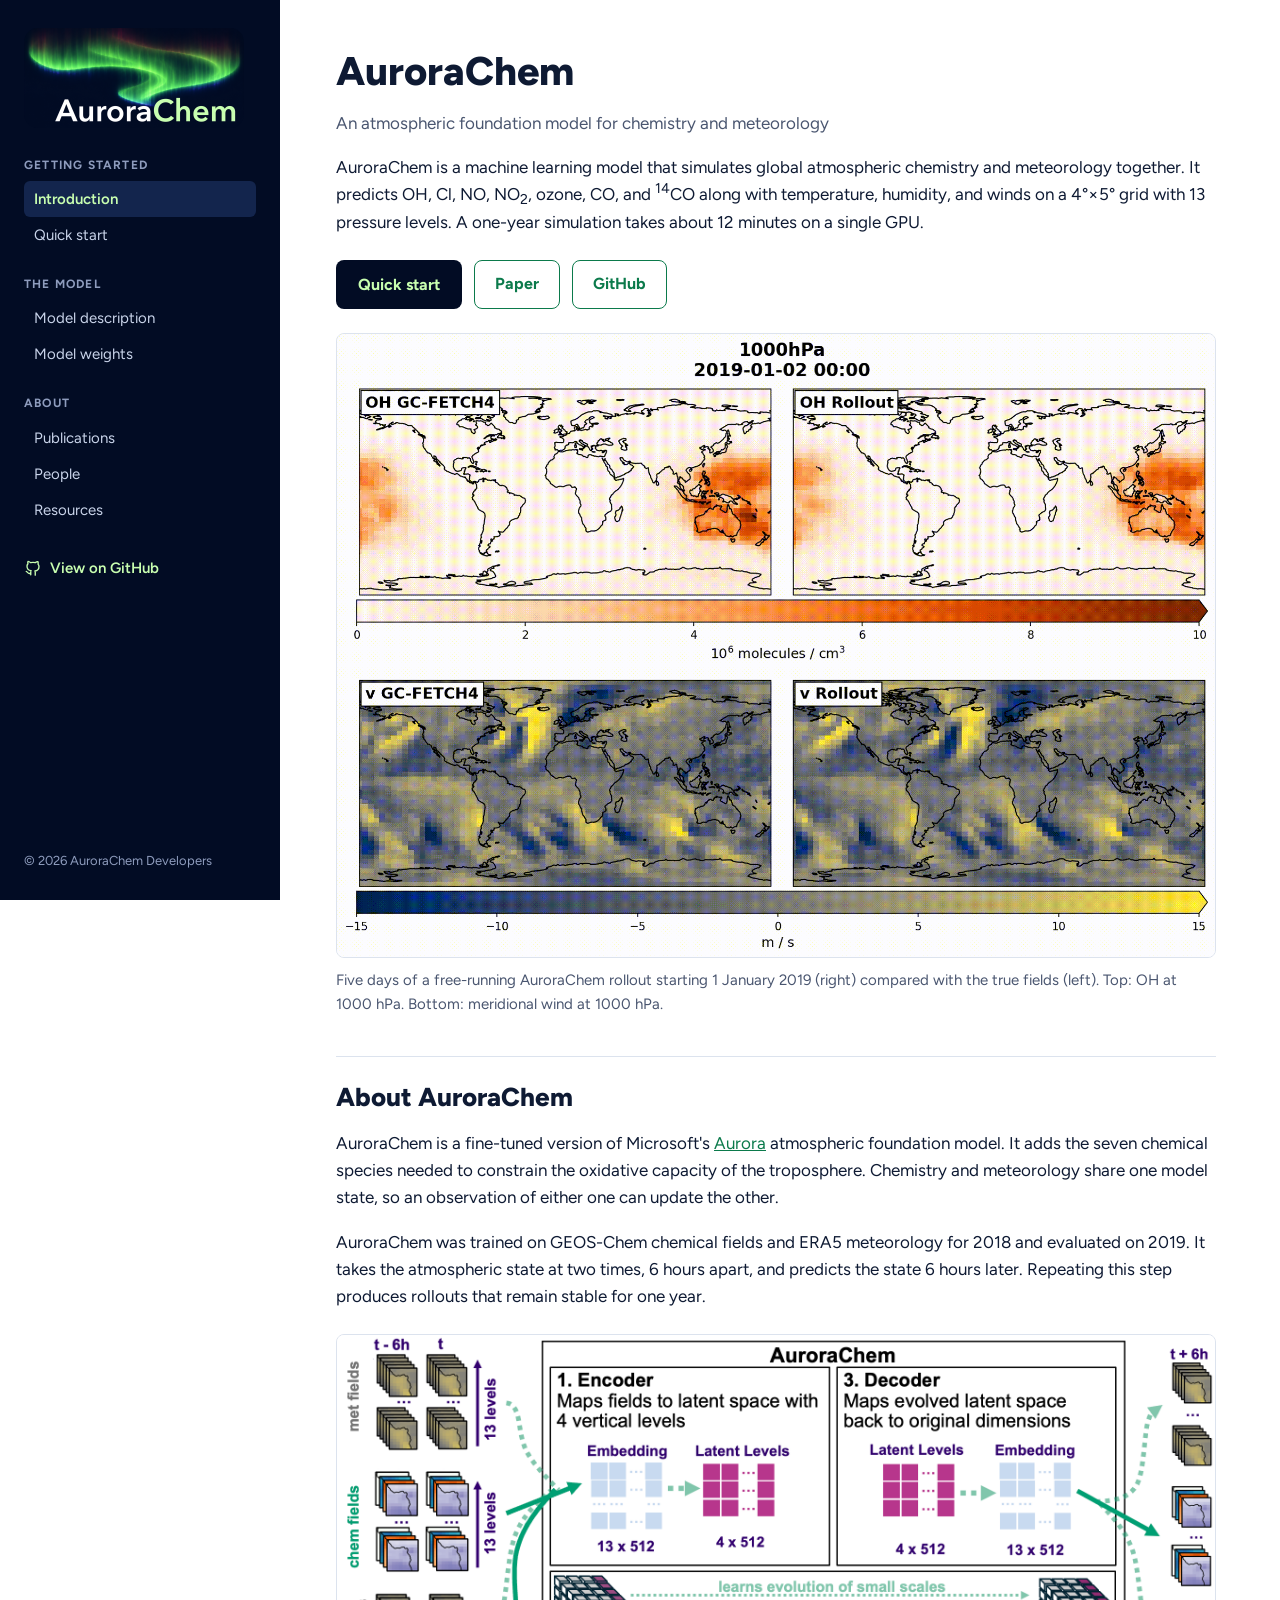
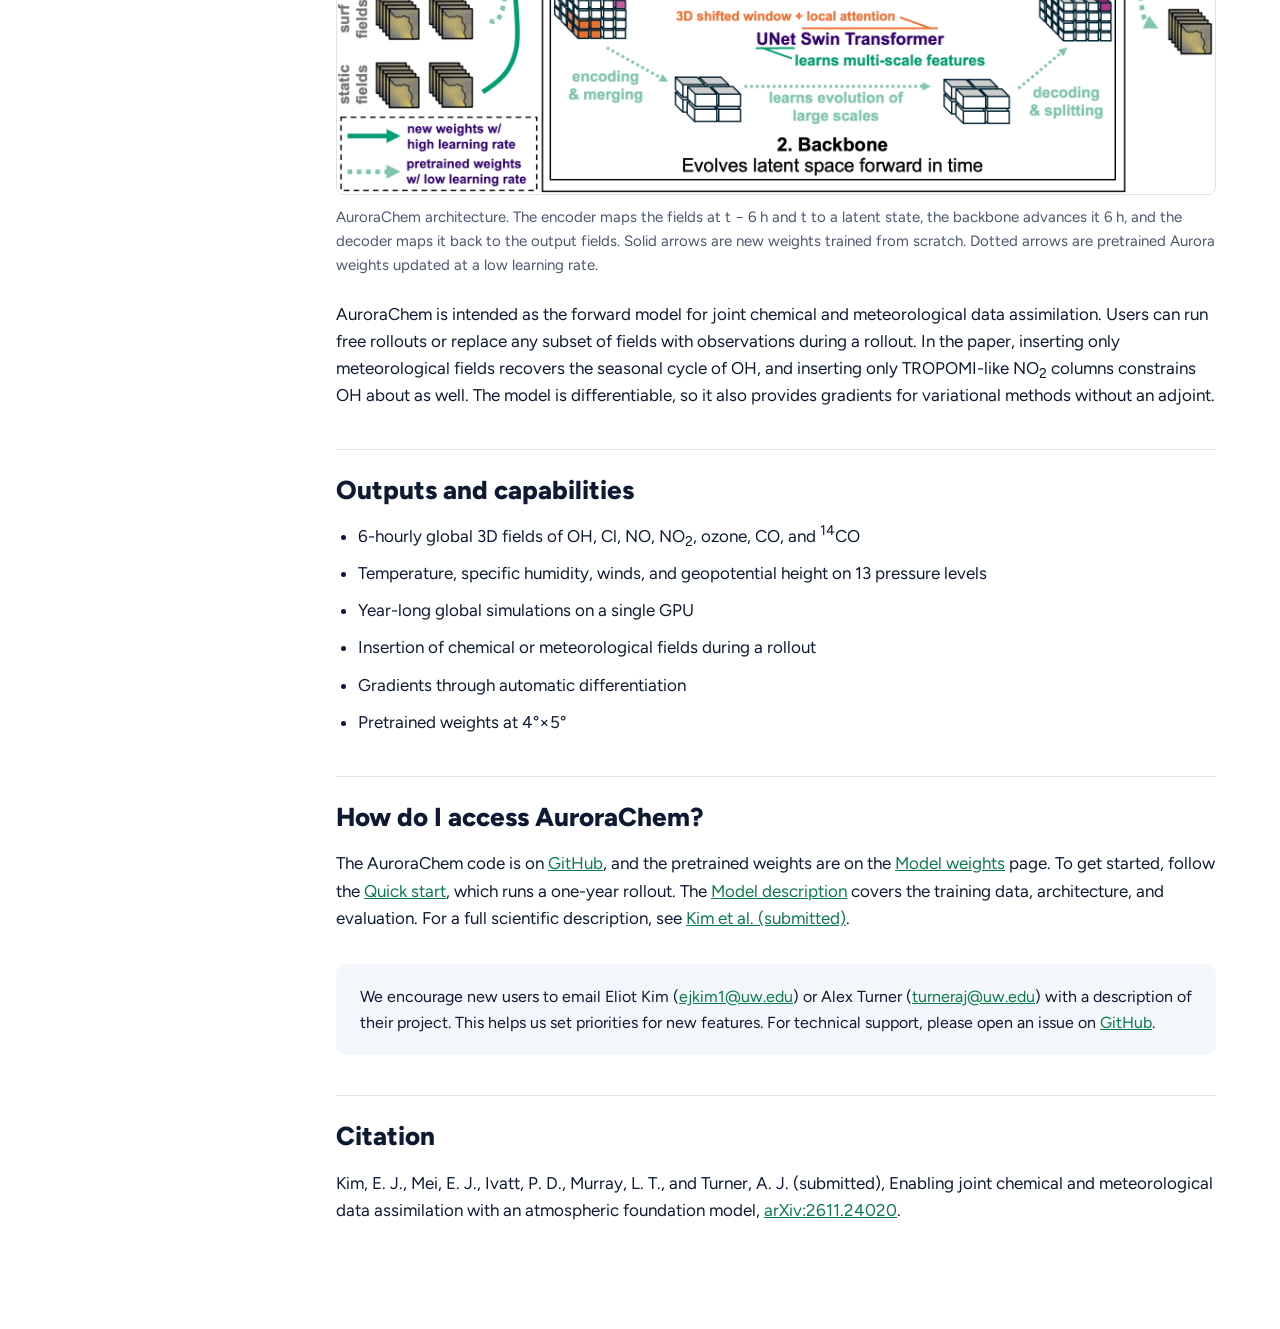
<file: index.html>
<!doctype html>
<html lang="en">
<head>
  <meta charset="utf-8">
  <meta name="viewport" content="width=device-width, initial-scale=1">
  <title>AuroraChem</title>
  <meta name="description" content="AuroraChem is an atmospheric foundation model for chemistry and meteorology.">
  <link rel="icon" href="images/logo.ico">
  <link rel="preconnect" href="https://fonts.googleapis.com">
  <link rel="preconnect" href="https://fonts.gstatic.com" crossorigin>
  <link href="https://fonts.googleapis.com/css2?family=Figtree:wght@400;500;600;700;800&amp;family=JetBrains+Mono:wght@400;500&amp;display=swap" rel="stylesheet">
  <link rel="stylesheet" href="css/style.css">
</head>
<body>
  <div class="layout">
    <aside class="sidebar" id="sidebar">
      <div class="sidebar-top">
        <a class="logo" href="index.html" aria-label="AuroraChem home">
          <img src="images/logo-web.png" alt="AuroraChem" width="880" height="400">
        </a>
        <button class="menu-toggle" type="button" aria-label="Open menu" aria-expanded="false" aria-controls="sidebar-menu">
          <svg width="22" height="22" viewBox="0 0 24 24" fill="none" stroke="currentColor" stroke-width="2" stroke-linecap="round" aria-hidden="true"><path d="M4 6h16M4 12h16M4 18h16"></path></svg>
        </button>
      </div>
      <div class="sidebar-menu" id="sidebar-menu">
      <nav class="nav" aria-label="Site">
        <div>
          <div class="nav-label">Getting started</div>
          <a href="index.html" aria-current="page">Introduction</a>
          <a href="quick-start.html">Quick start</a>
        </div>
        <div>
          <div class="nav-label">The model</div>
          <a href="model.html">Model description</a>
          <a href="model-weights.html">Model weights</a>
        </div>
        <div>
          <div class="nav-label">About</div>
          <a href="publications.html">Publications</a>
          <a href="people.html">People</a>
          <a href="resources.html">Resources</a>
        </div>
      </nav>
      <a class="github-link" href="https://github.com/AuroraChem/AuroraChem"><svg width="18" height="18" viewBox="0 0 24 24" fill="none" stroke="currentColor" stroke-width="1.8" stroke-linecap="round" stroke-linejoin="round" aria-hidden="true"><path d="M9 19c-4 1.5-4-2-6-2.5m12 5v-3.5c0-1 .1-1.4-.5-2 2.8-.3 5.5-1.4 5.5-6a4.6 4.6 0 0 0-1.3-3.2 4.2 4.2 0 0 0-.1-3.2s-1.1-.3-3.5 1.3a12 12 0 0 0-6.2 0C6.5 2.8 5.4 3.1 5.4 3.1a4.2 4.2 0 0 0-.1 3.2A4.6 4.6 0 0 0 4 9.5c0 4.6 2.7 5.7 5.5 6-.6.6-.6 1.2-.5 2V21"></path></svg> View on GitHub</a>
      <div class="copyright">&copy; 2026 AuroraChem Developers</div>
      </div>
    </aside>

    <main class="content">
      <div class="content-inner">
        <h1>AuroraChem</h1>
        <p class="lede">An atmospheric foundation model for chemistry and meteorology</p>

        <p>AuroraChem is a machine learning model that simulates global atmospheric chemistry and meteorology together. It predicts OH, Cl, NO, NO<sub>2</sub>, ozone, CO, and <sup>14</sup>CO along with temperature, humidity, and winds on a 4&deg;&times;5&deg; grid with 13 pressure levels. A one-year simulation takes about 12 minutes on a single GPU.</p>

        <div class="button-row">
          <a class="button button-primary" href="quick-start.html">Quick start</a>
          <a class="button button-secondary" href="publications.html">Paper</a>
          <a class="button button-secondary" href="https://github.com/AuroraChem/AuroraChem">GitHub</a>
        </div>

        <figure>
          <img src="images/vid1-aurora.gif" alt="Animation comparing true and AuroraChem fields of 1000 hPa OH and meridional wind over five days in January 2019" width="1648" height="1168">
          <figcaption>Five days of a free-running AuroraChem rollout starting 1 January 2019 (right) compared with the true fields (left). Top: OH at 1000&nbsp;hPa. Bottom: meridional wind at 1000&nbsp;hPa.</figcaption>
        </figure>

        <h2>About AuroraChem</h2>
        <p>AuroraChem is a fine-tuned version of Microsoft's <a href="https://github.com/microsoft/aurora">Aurora</a> atmospheric foundation model. It adds the seven chemical species needed to constrain the oxidative capacity of the troposphere. Chemistry and meteorology share one model state, so an observation of either one can update the other.</p>
        <p>AuroraChem was trained on GEOS-Chem chemical fields and ERA5 meteorology for 2018 and evaluated on 2019. It takes the atmospheric state at two times, 6 hours apart, and predicts the state 6 hours later. Repeating this step produces rollouts that remain stable for one year.</p>
        <figure>
          <img src="images/fig1-architecture.png" alt="Schematic of the AuroraChem encoder, backbone, and decoder" width="1800" height="939" loading="lazy">
          <figcaption>AuroraChem architecture. The encoder maps the fields at t&nbsp;&minus;&nbsp;6&nbsp;h and t to a latent state, the backbone advances it 6&nbsp;h, and the decoder maps it back to the output fields. Solid arrows are new weights trained from scratch. Dotted arrows are pretrained Aurora weights updated at a low learning rate.</figcaption>
        </figure>
        <p>AuroraChem is intended as the forward model for joint chemical and meteorological data assimilation. Users can run free rollouts or replace any subset of fields with observations during a rollout. In the paper, inserting only meteorological fields recovers the seasonal cycle of OH, and inserting only TROPOMI-like NO<sub>2</sub> columns constrains OH about as well. The model is differentiable, so it also provides gradients for variational methods without an adjoint.</p>

        <h2>Outputs and capabilities</h2>
        <ul>
          <li>6-hourly global 3D fields of OH, Cl, NO, NO<sub>2</sub>, ozone, CO, and <sup>14</sup>CO</li>
          <li>Temperature, specific humidity, winds, and geopotential height on 13 pressure levels</li>
          <li>Year-long global simulations on a single GPU</li>
          <li>Insertion of chemical or meteorological fields during a rollout</li>
          <li>Gradients through automatic differentiation</li>
          <li>Pretrained weights at 4&deg;&times;5&deg;</li>
        </ul>

        <h2>How do I access AuroraChem?</h2>
        <p>The AuroraChem code is on <a href="https://github.com/AuroraChem/AuroraChem">GitHub</a>, and the pretrained weights are on the <a href="model-weights.html">Model weights</a> page. To get started, follow the <a href="quick-start.html">Quick start</a>, which runs a one-year rollout. The <a href="model.html">Model description</a> covers the training data, architecture, and evaluation. For a full scientific description, see <a href="https://arxiv.org/abs/2611.24020" target="_blank">Kim et al. (submitted)</a>.</p>

        <div class="callout">
          We encourage new users to email Eliot Kim (<a href="mailto:ejkim1@uw.edu">ejkim1@uw.edu</a>) or Alex Turner (<a href="mailto:turneraj@uw.edu">turneraj@uw.edu</a>) with a description of their project. This helps us set priorities for new features. For technical support, please open an issue on <a href="https://github.com/AuroraChem/AuroraChem">GitHub</a>.
        </div>

        <h2>Citation</h2>
        <p>Kim, E. J., Mei, E. J., Ivatt, P. D., Murray, L. T., and Turner, A. J. (submitted), Enabling joint chemical and meteorological data assimilation with an atmospheric foundation model, <a href="https://arxiv.org/abs/2611.24020" target="_blank">arXiv:2611.24020</a>.</p>
      </div>
    </main>
  </div>
  <script>
    (function () {
      var sb = document.getElementById('sidebar');
      var btn = sb.querySelector('.menu-toggle');
      btn.addEventListener('click', function () {
        var open = sb.classList.toggle('open');
        btn.setAttribute('aria-expanded', open ? 'true' : 'false');
        btn.setAttribute('aria-label', open ? 'Close menu' : 'Open menu');
      });
    })();
  </script>
</body>
</html>
</file>
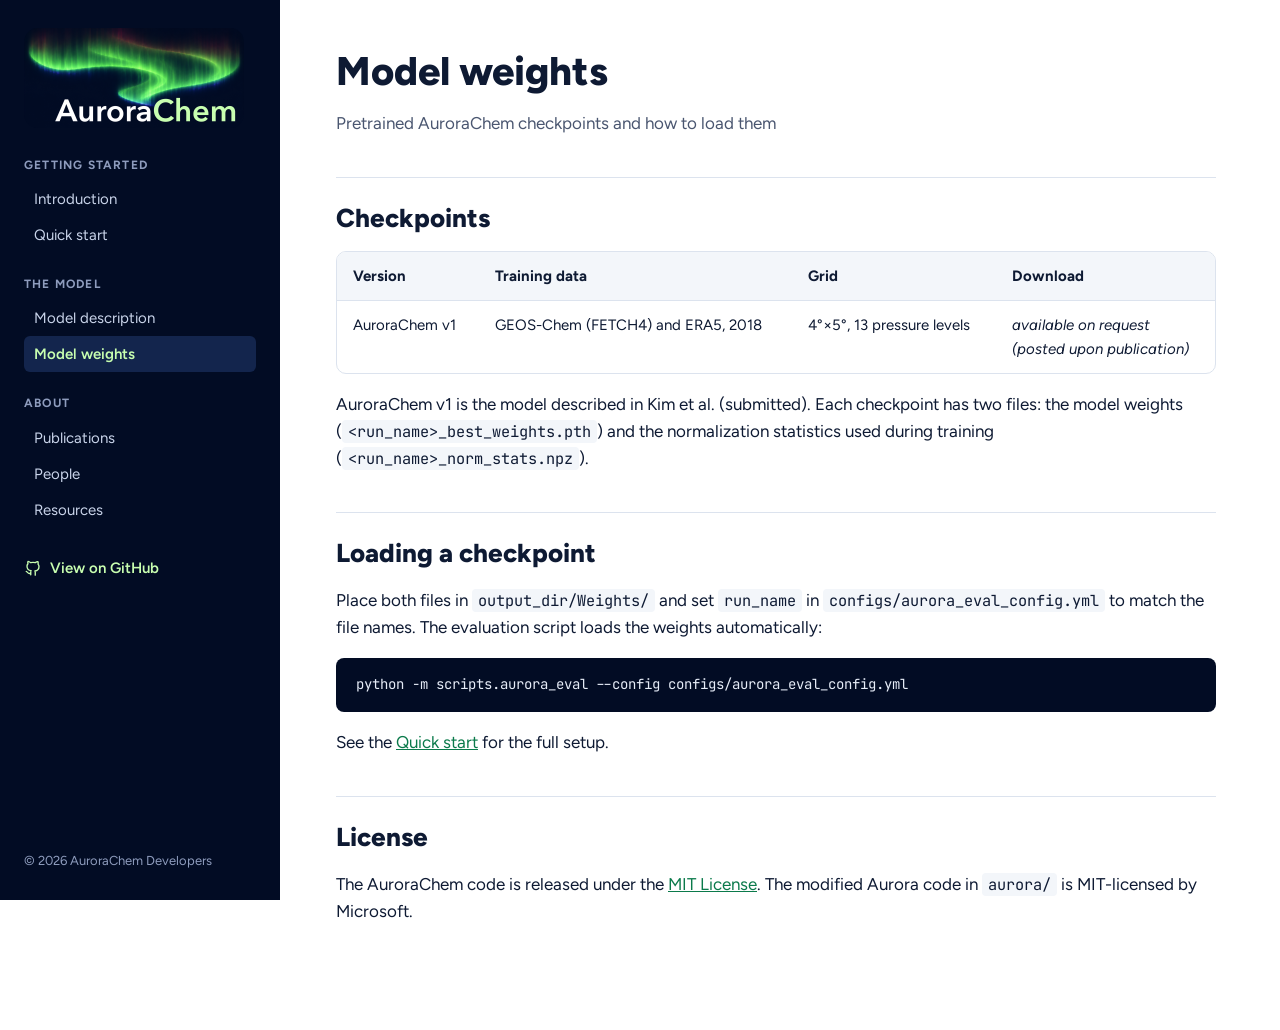
<file: model-weights.html>
<!doctype html>
<html lang="en">
<head>
  <meta charset="utf-8">
  <meta name="viewport" content="width=device-width, initial-scale=1">
  <title>Model weights | AuroraChem</title>
  <meta name="description" content="Pretrained AuroraChem checkpoints and how to load them.">
  <link rel="icon" href="images/logo.ico">
  <link rel="preconnect" href="https://fonts.googleapis.com">
  <link rel="preconnect" href="https://fonts.gstatic.com" crossorigin>
  <link href="https://fonts.googleapis.com/css2?family=Figtree:wght@400;500;600;700;800&amp;family=JetBrains+Mono:wght@400;500&amp;display=swap" rel="stylesheet">
  <link rel="stylesheet" href="css/style.css">
</head>
<body>
  <div class="layout">
    <aside class="sidebar" id="sidebar">
      <div class="sidebar-top">
        <a class="logo" href="index.html" aria-label="AuroraChem home">
          <img src="images/logo-web.png" alt="AuroraChem" width="880" height="400">
        </a>
        <button class="menu-toggle" type="button" aria-label="Open menu" aria-expanded="false" aria-controls="sidebar-menu">
          <svg width="22" height="22" viewBox="0 0 24 24" fill="none" stroke="currentColor" stroke-width="2" stroke-linecap="round" aria-hidden="true"><path d="M4 6h16M4 12h16M4 18h16"></path></svg>
        </button>
      </div>
      <div class="sidebar-menu" id="sidebar-menu">
      <nav class="nav" aria-label="Site">
        <div>
          <div class="nav-label">Getting started</div>
          <a href="index.html">Introduction</a>
          <a href="quick-start.html">Quick start</a>
        </div>
        <div>
          <div class="nav-label">The model</div>
          <a href="model.html">Model description</a>
          <a href="model-weights.html" aria-current="page">Model weights</a>
        </div>
        <div>
          <div class="nav-label">About</div>
          <a href="publications.html">Publications</a>
          <a href="people.html">People</a>
          <a href="resources.html">Resources</a>
        </div>
      </nav>
      <a class="github-link" href="https://github.com/AuroraChem/AuroraChem"><svg width="18" height="18" viewBox="0 0 24 24" fill="none" stroke="currentColor" stroke-width="1.8" stroke-linecap="round" stroke-linejoin="round" aria-hidden="true"><path d="M9 19c-4 1.5-4-2-6-2.5m12 5v-3.5c0-1 .1-1.4-.5-2 2.8-.3 5.5-1.4 5.5-6a4.6 4.6 0 0 0-1.3-3.2 4.2 4.2 0 0 0-.1-3.2s-1.1-.3-3.5 1.3a12 12 0 0 0-6.2 0C6.5 2.8 5.4 3.1 5.4 3.1a4.2 4.2 0 0 0-.1 3.2A4.6 4.6 0 0 0 4 9.5c0 4.6 2.7 5.7 5.5 6-.6.6-.6 1.2-.5 2V21"></path></svg> View on GitHub</a>
      <div class="copyright">&copy; 2026 AuroraChem Developers</div>
      </div>
    </aside>

    <main class="content">
      <div class="content-inner">
        <h1>Model weights</h1>
        <p class="lede">Pretrained AuroraChem checkpoints and how to load them</p>

        <h2>Checkpoints</h2>
        <div class="table-wrap">
          <table>
            <thead>
              <tr><th>Version</th><th>Training data</th><th>Grid</th><th>Download</th></tr>
            </thead>
            <tbody>
              <tr>
                <td>AuroraChem v1</td>
                <td>GEOS-Chem (FETCH4) and ERA5, 2018</td>
                <td>4&deg;&times;5&deg;, 13 pressure levels</td>
                <!--<td><a href="[ZENODO URL]">[available upon publication]</a></td>-->
                <td><i>available on request<br > (posted upon publication)</i></td>
              </tr>
            </tbody>
          </table>
        </div>
        <p>AuroraChem v1 is the model described in Kim et al. (submitted). Each checkpoint has two files: the model weights (<code>&lt;run_name&gt;_best_weights.pth</code>) and the normalization statistics used during training (<code>&lt;run_name&gt;_norm_stats.npz</code>).</p>

        <h2>Loading a checkpoint</h2>
        <p>Place both files in <code>output_dir/Weights/</code> and set <code>run_name</code> in <code>configs/aurora_eval_config.yml</code> to match the file names. The evaluation script loads the weights automatically:</p>
<pre><code>python -m scripts.aurora_eval --config configs/aurora_eval_config.yml</code></pre>
        <p>See the <a href="quick-start.html">Quick start</a> for the full setup.</p>

        <h2>License</h2>
        <p>The AuroraChem code is released under the <a href="https://github.com/AuroraChem/AuroraChem/blob/main/LICENSE">MIT License</a>. The modified Aurora code in <code>aurora/</code> is MIT-licensed by Microsoft.</p>
      </div>
    </main>
  </div>
  <script>
    (function () {
      var sb = document.getElementById('sidebar');
      var btn = sb.querySelector('.menu-toggle');
      btn.addEventListener('click', function () {
        var open = sb.classList.toggle('open');
        btn.setAttribute('aria-expanded', open ? 'true' : 'false');
        btn.setAttribute('aria-label', open ? 'Close menu' : 'Open menu');
      });
    })();
  </script>
</body>
</html>
</file>
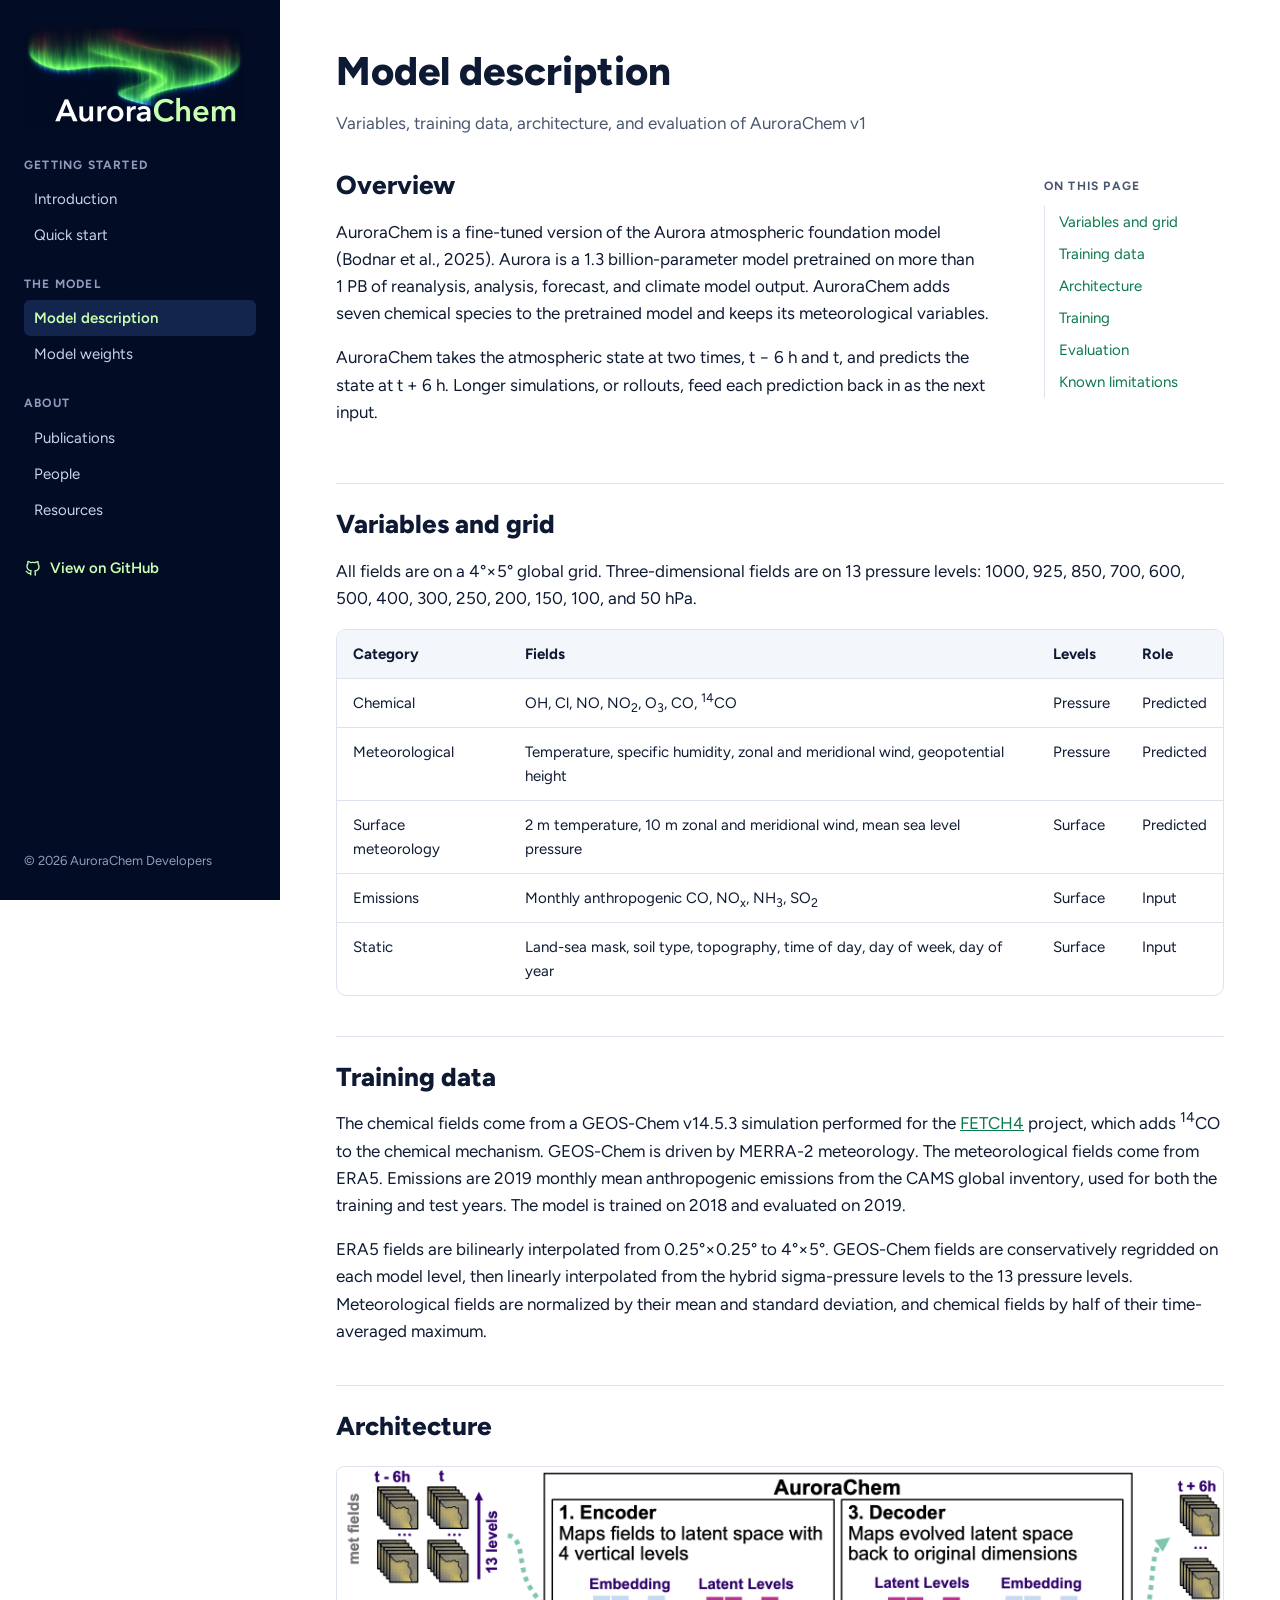
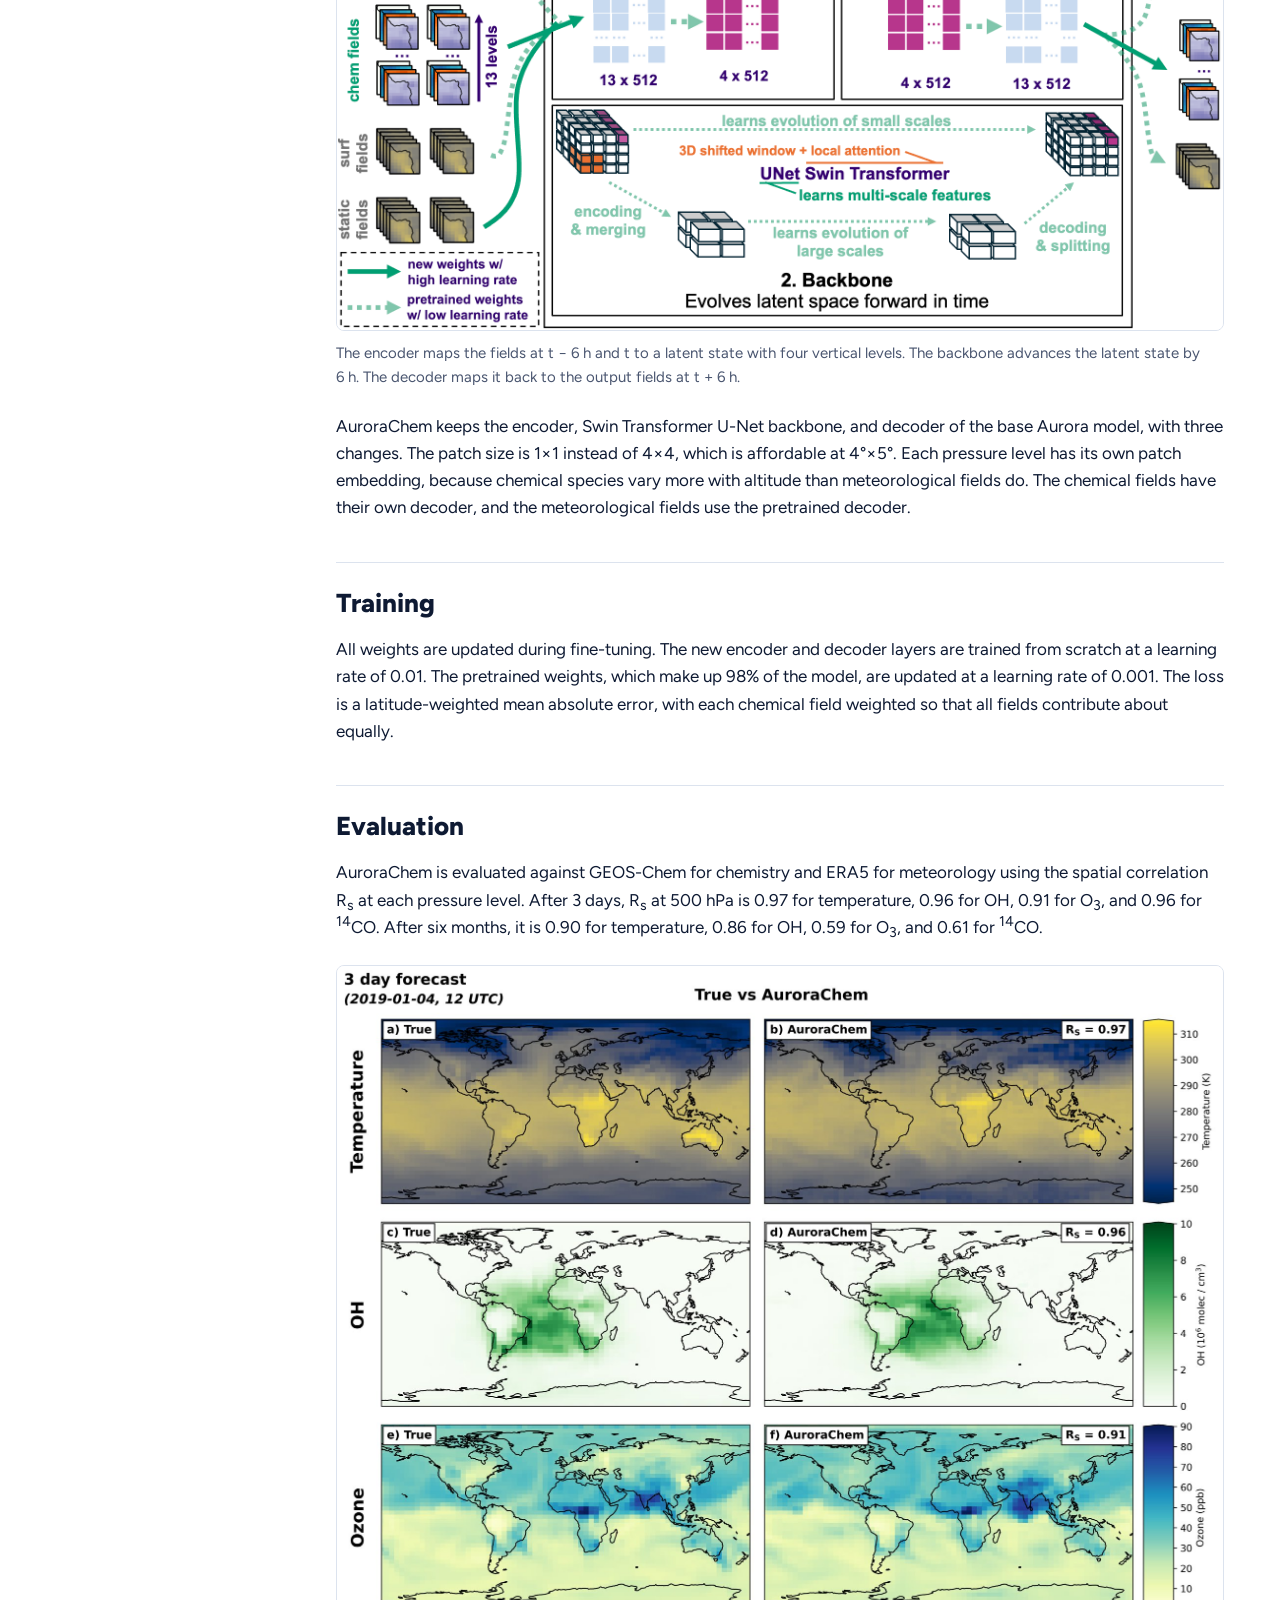
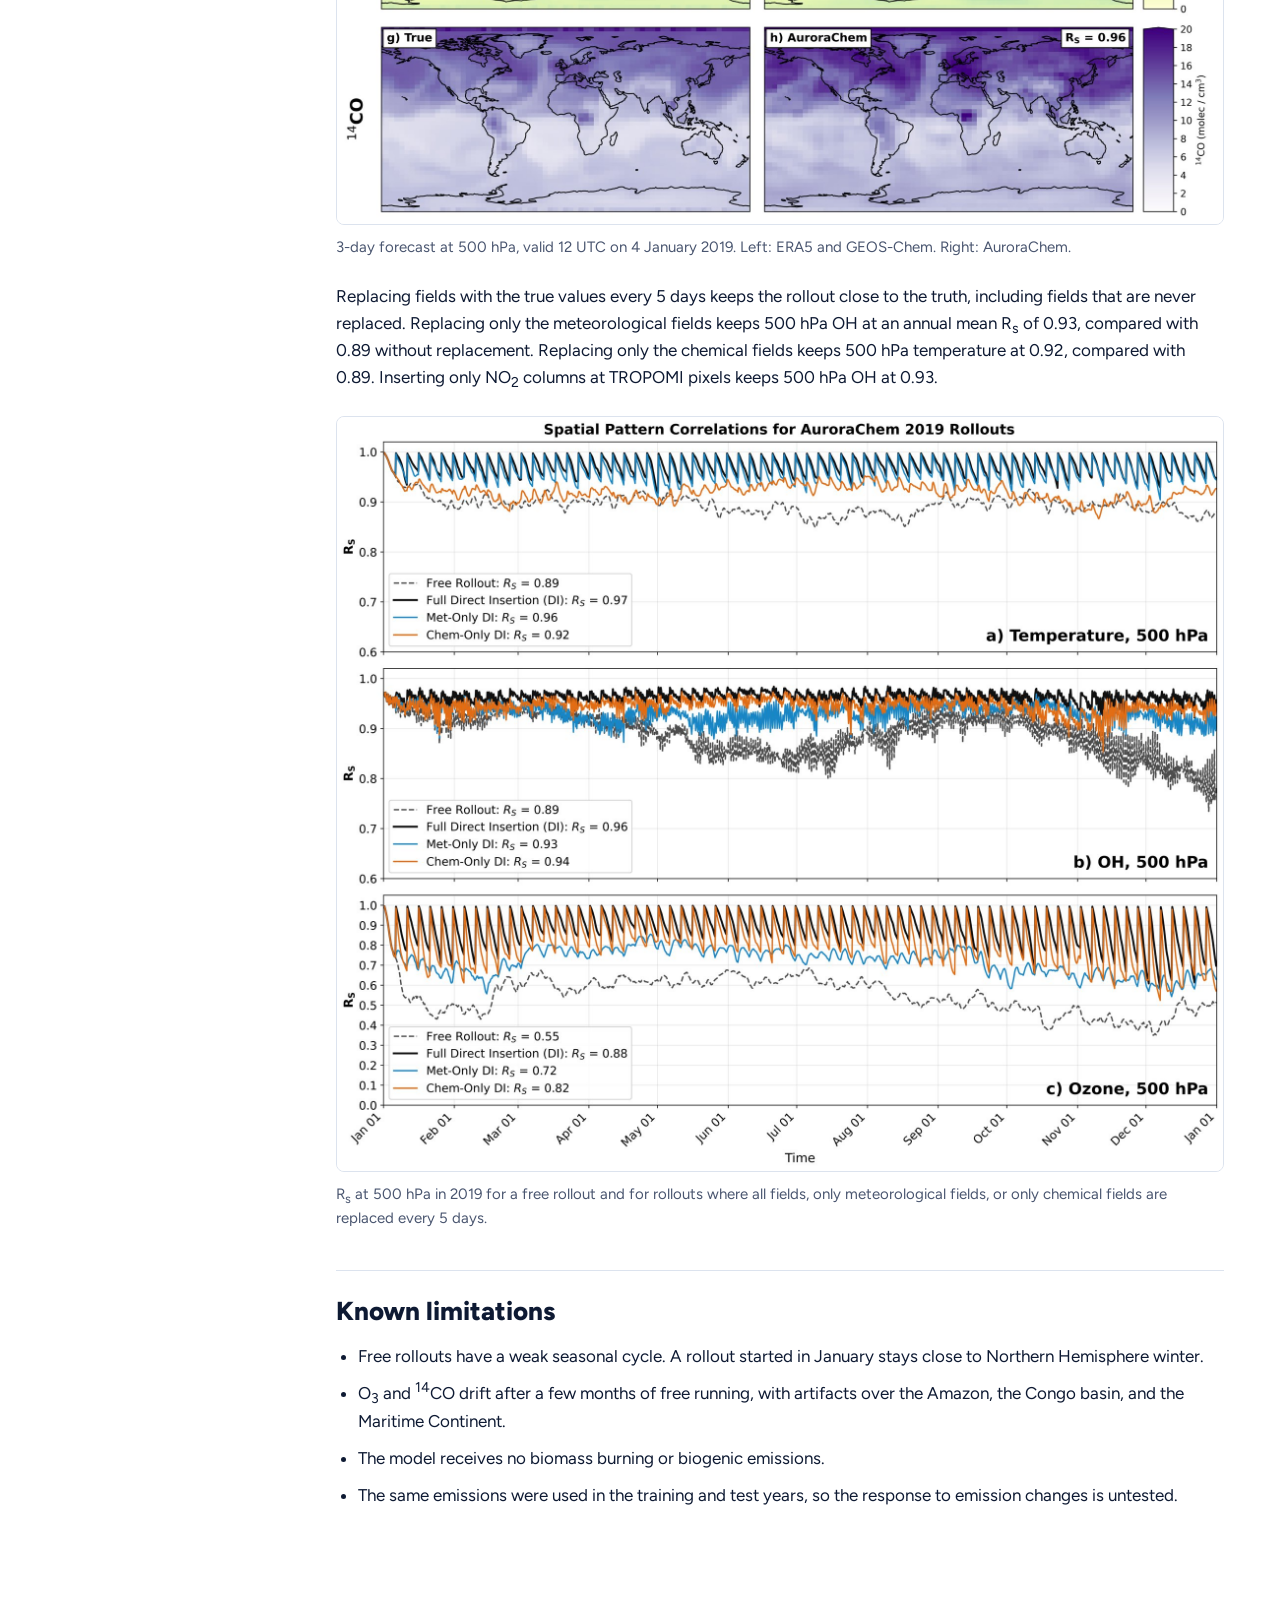
<file: model.html>
<!doctype html>
<html lang="en">
<head>
  <meta charset="utf-8">
  <meta name="viewport" content="width=device-width, initial-scale=1">
  <title>Model description | AuroraChem</title>
  <meta name="description" content="Variables, training data, architecture, and evaluation of AuroraChem.">
  <link rel="icon" href="images/logo.ico">
  <link rel="preconnect" href="https://fonts.googleapis.com">
  <link rel="preconnect" href="https://fonts.gstatic.com" crossorigin>
  <link href="https://fonts.googleapis.com/css2?family=Figtree:wght@400;500;600;700;800&amp;family=JetBrains+Mono:wght@400;500&amp;display=swap" rel="stylesheet">
  <link rel="stylesheet" href="css/style.css">
</head>
<body>
  <div class="layout">
    <aside class="sidebar" id="sidebar">
      <div class="sidebar-top">
        <a class="logo" href="index.html" aria-label="AuroraChem home">
          <img src="images/logo-web.png" alt="AuroraChem" width="880" height="400">
        </a>
        <button class="menu-toggle" type="button" aria-label="Open menu" aria-expanded="false" aria-controls="sidebar-menu">
          <svg width="22" height="22" viewBox="0 0 24 24" fill="none" stroke="currentColor" stroke-width="2" stroke-linecap="round" aria-hidden="true"><path d="M4 6h16M4 12h16M4 18h16"></path></svg>
        </button>
      </div>
      <div class="sidebar-menu" id="sidebar-menu">
      <nav class="nav" aria-label="Site">
        <div>
          <div class="nav-label">Getting started</div>
          <a href="index.html">Introduction</a>
          <a href="quick-start.html">Quick start</a>
        </div>
        <div>
          <div class="nav-label">The model</div>
          <a href="model.html" aria-current="page">Model description</a>
          <a href="model-weights.html">Model weights</a>
        </div>
        <div>
          <div class="nav-label">About</div>
          <a href="publications.html">Publications</a>
          <a href="people.html">People</a>
          <a href="resources.html">Resources</a>
        </div>
      </nav>
      <a class="github-link" href="https://github.com/AuroraChem/AuroraChem"><svg width="18" height="18" viewBox="0 0 24 24" fill="none" stroke="currentColor" stroke-width="1.8" stroke-linecap="round" stroke-linejoin="round" aria-hidden="true"><path d="M9 19c-4 1.5-4-2-6-2.5m12 5v-3.5c0-1 .1-1.4-.5-2 2.8-.3 5.5-1.4 5.5-6a4.6 4.6 0 0 0-1.3-3.2 4.2 4.2 0 0 0-.1-3.2s-1.1-.3-3.5 1.3a12 12 0 0 0-6.2 0C6.5 2.8 5.4 3.1 5.4 3.1a4.2 4.2 0 0 0-.1 3.2A4.6 4.6 0 0 0 4 9.5c0 4.6 2.7 5.7 5.5 6-.6.6-.6 1.2-.5 2V21"></path></svg> View on GitHub</a>
      <div class="copyright">&copy; 2026 AuroraChem Developers</div>
      </div>
    </aside>

    <main class="content">
      <div class="content-inner wide">
        <h1>Model description</h1>
        <p class="lede">Variables, training data, architecture, and evaluation of AuroraChem v1</p>

          <article style="margin-top: 32px;">
            <section id="overview" class="overview-toc">
              <div class="overview-text">
                <h2>Overview</h2>
                <p>AuroraChem is a fine-tuned version of the Aurora atmospheric foundation model (Bodnar et al., 2025). Aurora is a 1.3&nbsp;billion-parameter model pretrained on more than 1&nbsp;PB of reanalysis, analysis, forecast, and climate model output. AuroraChem adds seven chemical species to the pretrained model and keeps its meteorological variables.</p>
                <p>AuroraChem takes the atmospheric state at two times, t&nbsp;&minus;&nbsp;6&nbsp;h and t, and predicts the state at t&nbsp;+&nbsp;6&nbsp;h. Longer simulations, or rollouts, feed each prediction back in as the next input.</p>
              </div>
              <nav class="toc" aria-label="On this page">
                <div class="toc-label">On this page</div>
                <a href="#variables">Variables and grid</a>
                <a href="#training-data">Training data</a>
                <a href="#architecture">Architecture</a>
                <a href="#training">Training</a>
                <a href="#evaluation">Evaluation</a>
                <a href="#limitations">Known limitations</a>
              </nav>
            </section>

            <section id="variables">
              <h2>Variables and grid</h2>
              <p>All fields are on a 4&deg;&times;5&deg; global grid. Three-dimensional fields are on 13 pressure levels: 1000, 925, 850, 700, 600, 500, 400, 300, 250, 200, 150, 100, and 50&nbsp;hPa.</p>
              <div class="table-wrap">
                <table>
                  <thead>
                    <tr><th>Category</th><th>Fields</th><th>Levels</th><th>Role</th></tr>
                  </thead>
                  <tbody>
                    <tr><td>Chemical</td><td>OH, Cl, NO, NO<sub>2</sub>, O<sub>3</sub>, CO, <sup>14</sup>CO</td><td>Pressure</td><td>Predicted</td></tr>
                    <tr><td>Meteorological</td><td>Temperature, specific humidity, zonal and meridional wind, geopotential height</td><td>Pressure</td><td>Predicted</td></tr>
                    <tr><td>Surface meteorology</td><td>2&nbsp;m temperature, 10&nbsp;m zonal and meridional wind, mean sea level pressure</td><td>Surface</td><td>Predicted</td></tr>
                    <tr><td>Emissions</td><td>Monthly anthropogenic CO, NO<sub>x</sub>, NH<sub>3</sub>, SO<sub>2</sub></td><td>Surface</td><td>Input</td></tr>
                    <tr><td>Static</td><td>Land-sea mask, soil type, topography, time of day, day of week, day of year</td><td>Surface</td><td>Input</td></tr>
                  </tbody>
                </table>
              </div>
            </section>

            <section id="training-data">
              <h2>Training data</h2>
              <p>The chemical fields come from a GEOS-Chem v14.5.3 simulation performed for the <a href="https://fetch4.github.io/">FETCH4</a> project, which adds <sup>14</sup>CO to the chemical mechanism. GEOS-Chem is driven by MERRA-2 meteorology. The meteorological fields come from ERA5. Emissions are 2019 monthly mean anthropogenic emissions from the CAMS global inventory, used for both the training and test years. The model is trained on 2018 and evaluated on 2019.</p>
              <p>ERA5 fields are bilinearly interpolated from 0.25&deg;&times;0.25&deg; to 4&deg;&times;5&deg;. GEOS-Chem fields are conservatively regridded on each model level, then linearly interpolated from the hybrid sigma-pressure levels to the 13 pressure levels. Meteorological fields are normalized by their mean and standard deviation, and chemical fields by half of their time-averaged maximum.</p>
            </section>

            <section id="architecture">
              <h2>Architecture</h2>
              <figure>
                <img src="images/fig1-architecture.png" alt="Schematic of the AuroraChem encoder, backbone, and decoder" width="1800" height="939" loading="lazy">
                <figcaption>The encoder maps the fields at t&nbsp;&minus;&nbsp;6&nbsp;h and t to a latent state with four vertical levels. The backbone advances the latent state by 6&nbsp;h. The decoder maps it back to the output fields at t&nbsp;+&nbsp;6&nbsp;h.</figcaption>
              </figure>
              <p>AuroraChem keeps the encoder, Swin Transformer U-Net backbone, and decoder of the base Aurora model, with three changes. The patch size is 1&times;1 instead of 4&times;4, which is affordable at 4&deg;&times;5&deg;. Each pressure level has its own patch embedding, because chemical species vary more with altitude than meteorological fields do. The chemical fields have their own decoder, and the meteorological fields use the pretrained decoder.</p>
            </section>

            <section id="training">
              <h2>Training</h2>
              <p>All weights are updated during fine-tuning. The new encoder and decoder layers are trained from scratch at a learning rate of 0.01. The pretrained weights, which make up 98% of the model, are updated at a learning rate of 0.001. The loss is a latitude-weighted mean absolute error, with each chemical field weighted so that all fields contribute about equally.</p>
            </section>

            <section id="evaluation">
              <h2>Evaluation</h2>
              <p>AuroraChem is evaluated against GEOS-Chem for chemistry and ERA5 for meteorology using the spatial correlation R<sub>s</sub> at each pressure level. After 3 days, R<sub>s</sub> at 500&nbsp;hPa is 0.97 for temperature, 0.96 for OH, 0.91 for O<sub>3</sub>, and 0.96 for <sup>14</sup>CO. After six months, it is 0.90 for temperature, 0.86 for OH, 0.59 for O<sub>3</sub>, and 0.61 for <sup>14</sup>CO.</p>
              <figure>
                <img src="images/fig2-forecast.jpg" alt="Maps of true and AuroraChem 3-day forecasts of temperature, OH, ozone, and 14CO at 500 hPa" width="1800" height="1743" loading="lazy">
                <figcaption>3-day forecast at 500&nbsp;hPa, valid 12&nbsp;UTC on 4 January 2019. Left: ERA5 and GEOS-Chem. Right: AuroraChem.</figcaption>
              </figure>
              <p>Replacing fields with the true values every 5 days keeps the rollout close to the truth, including fields that are never replaced. Replacing only the meteorological fields keeps 500&nbsp;hPa OH at an annual mean R<sub>s</sub> of 0.93, compared with 0.89 without replacement. Replacing only the chemical fields keeps 500&nbsp;hPa temperature at 0.92, compared with 0.89. Inserting only NO<sub>2</sub> columns at TROPOMI pixels keeps 500&nbsp;hPa OH at 0.93.</p>
              <figure>
                <img src="images/fig4-timeseries.jpg" alt="Time series of spatial correlation for temperature, OH, and ozone in four rollout configurations" width="1800" height="1529" loading="lazy">
                <figcaption>R<sub>s</sub> at 500&nbsp;hPa in 2019 for a free rollout and for rollouts where all fields, only meteorological fields, or only chemical fields are replaced every 5 days.</figcaption>
              </figure>
            </section>

            <section id="limitations">
              <h2>Known limitations</h2>
              <ul>
                <li>Free rollouts have a weak seasonal cycle. A rollout started in January stays close to Northern Hemisphere winter.</li>
                <li>O<sub>3</sub> and <sup>14</sup>CO drift after a few months of free running, with artifacts over the Amazon, the Congo basin, and the Maritime Continent.</li>
                <li>The model receives no biomass burning or biogenic emissions.</li>
                <li>The same emissions were used in the training and test years, so the response to emission changes is untested.</li>
              </ul>
            </section>
          </article>
      </div>
    </main>
  </div>
  <script>
    (function () {
      var sb = document.getElementById('sidebar');
      var btn = sb.querySelector('.menu-toggle');
      btn.addEventListener('click', function () {
        var open = sb.classList.toggle('open');
        btn.setAttribute('aria-expanded', open ? 'true' : 'false');
        btn.setAttribute('aria-label', open ? 'Close menu' : 'Open menu');
      });
    })();
  </script>
</body>
</html>
</file>
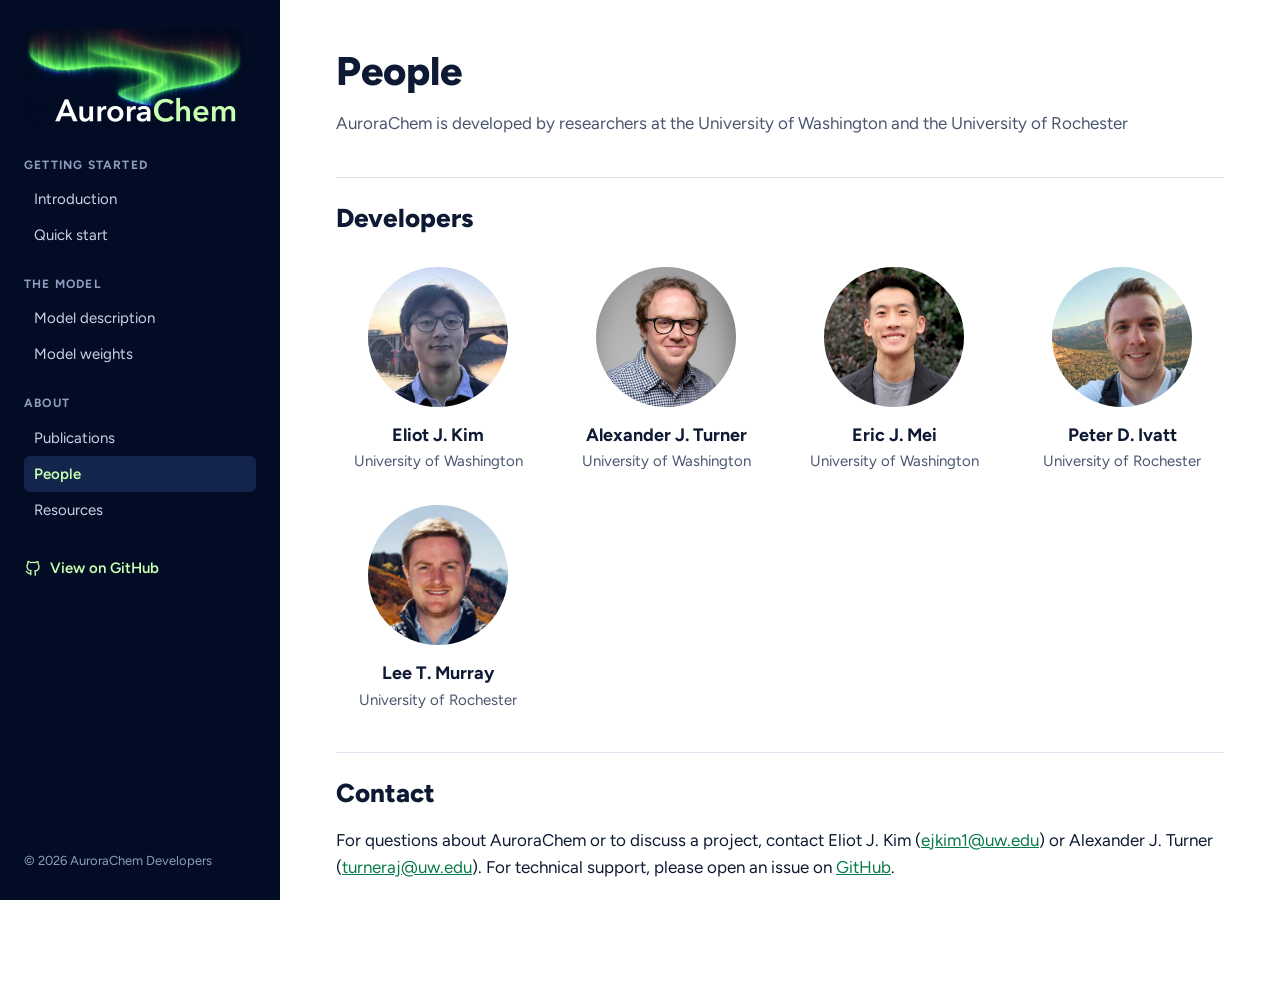
<file: people.html>
<!doctype html>
<html lang="en">
<head>
  <meta charset="utf-8">
  <meta name="viewport" content="width=device-width, initial-scale=1">
  <title>People | AuroraChem</title>
  <meta name="description" content="AuroraChem is developed by researchers at the University of Washington.">
  <link rel="icon" href="images/logo.ico">
  <link rel="preconnect" href="https://fonts.googleapis.com">
  <link rel="preconnect" href="https://fonts.gstatic.com" crossorigin>
  <link href="https://fonts.googleapis.com/css2?family=Figtree:wght@400;500;600;700;800&amp;family=JetBrains+Mono:wght@400;500&amp;display=swap" rel="stylesheet">
  <link rel="stylesheet" href="css/style.css">
</head>
<body>
  <div class="layout">
    <aside class="sidebar" id="sidebar">
      <div class="sidebar-top">
        <a class="logo" href="index.html" aria-label="AuroraChem home">
          <img src="images/logo-web.png" alt="AuroraChem" width="880" height="400">
        </a>
        <button class="menu-toggle" type="button" aria-label="Open menu" aria-expanded="false" aria-controls="sidebar-menu">
          <svg width="22" height="22" viewBox="0 0 24 24" fill="none" stroke="currentColor" stroke-width="2" stroke-linecap="round" aria-hidden="true"><path d="M4 6h16M4 12h16M4 18h16"></path></svg>
        </button>
      </div>
      <div class="sidebar-menu" id="sidebar-menu">
      <nav class="nav" aria-label="Site">
        <div>
          <div class="nav-label">Getting started</div>
          <a href="index.html">Introduction</a>
          <a href="quick-start.html">Quick start</a>
        </div>
        <div>
          <div class="nav-label">The model</div>
          <a href="model.html">Model description</a>
          <a href="model-weights.html">Model weights</a>
        </div>
        <div>
          <div class="nav-label">About</div>
          <a href="publications.html">Publications</a>
          <a href="people.html" aria-current="page">People</a>
          <a href="resources.html">Resources</a>
        </div>
      </nav>
      <a class="github-link" href="https://github.com/AuroraChem/AuroraChem"><svg width="18" height="18" viewBox="0 0 24 24" fill="none" stroke="currentColor" stroke-width="1.8" stroke-linecap="round" stroke-linejoin="round" aria-hidden="true"><path d="M9 19c-4 1.5-4-2-6-2.5m12 5v-3.5c0-1 .1-1.4-.5-2 2.8-.3 5.5-1.4 5.5-6a4.6 4.6 0 0 0-1.3-3.2 4.2 4.2 0 0 0-.1-3.2s-1.1-.3-3.5 1.3a12 12 0 0 0-6.2 0C6.5 2.8 5.4 3.1 5.4 3.1a4.2 4.2 0 0 0-.1 3.2A4.6 4.6 0 0 0 4 9.5c0 4.6 2.7 5.7 5.5 6-.6.6-.6 1.2-.5 2V21"></path></svg> View on GitHub</a>
      <div class="copyright">&copy; 2026 AuroraChem Developers</div>
      </div>
    </aside>

    <main class="content">
      <div class="content-inner wide">
        <h1>People</h1>
        <p class="lede">AuroraChem is developed by researchers at the University of Washington and the University of Rochester</p>

        <h2>Developers</h2>
        <div class="people-grid">
          <div class="person">
            <a href="https://eliotjkim.github.io/" target="_blank">
              <img class="avatar" src="images/people/e-kim.jpg" alt="Eliot J. Kim">
              <!--<div class="avatar" role="img" aria-label="Eliot J. Kim">EK</div>-->
              <div class="person-name">Eliot J. Kim</div>
            </a>
            <div class="person-affil">University of Washington</div>
          </div>
          <div class="person">
            <a href="https://alexjturner.github.io/" target="_blank">
              <img class="avatar" src="images/people/turner.jpg" alt="Alexander J. Turner">
              <!--<div class="avatar" role="img" aria-label="Alexander J. Turner">AT</div>-->
              <div class="person-name">Alexander J. Turner</div>
            </a>
            <div class="person-affil">University of Washington</div>
          </div>
          <div class="person">
            <a href="https://ericjmei.github.io/" target="_blank">
              <img class="avatar" src="images/people/mei.jpg" alt="Eric J. Mei">
              <!--<div class="avatar" role="img" aria-label="Eric J. Mei">EM</div>-->
              <div class="person-name">Eric J. Mei</div>
            </a>
            <div class="person-affil">University of Washington</div>
          </div>
          <div class="person">
            <a href="https://www.linkedin.com/in/peter-ivatt-439562112/" target="_blank">
              <img class="avatar" src="images/people/ivatt.jpg" alt="Peter D. Ivatt">
              <!--<div class="avatar" role="img" aria-label="Peter D. Ivatt">PI</div>-->
              <div class="person-name">Peter D. Ivatt</div>
            </a>
            <div class="person-affil">University of Rochester</div>
          </div>
          <div class="person">
            <a href="http://atmos.earth.rochester.edu/" target="_blank">
              <img class="avatar" src="images/people/murray.jpg" alt="Lee T. Murray">
              <!--<div class="avatar" role="img" aria-label="Lee T. Murray">LM</div>-->
              <div class="person-name">Lee T. Murray</div>
            </a>
            <div class="person-affil">University of Rochester</div>
          </div>
        </div>

        <h2>Contact</h2>
        <p>For questions about AuroraChem or to discuss a project, contact Eliot J. Kim (<a href="mailto:ejkim1@uw.edu">ejkim1@uw.edu</a>) or Alexander J. Turner (<a href="mailto:turneraj@uw.edu">turneraj@uw.edu</a>). For technical support, please open an issue on <a href="https://github.com/AuroraChem/AuroraChem">GitHub</a>.</p>
      </div>
    </main>
  </div>
  <script>
    (function () {
      var sb = document.getElementById('sidebar');
      var btn = sb.querySelector('.menu-toggle');
      btn.addEventListener('click', function () {
        var open = sb.classList.toggle('open');
        btn.setAttribute('aria-expanded', open ? 'true' : 'false');
        btn.setAttribute('aria-label', open ? 'Close menu' : 'Open menu');
      });
    })();
  </script>
</body>
</html>
</file>
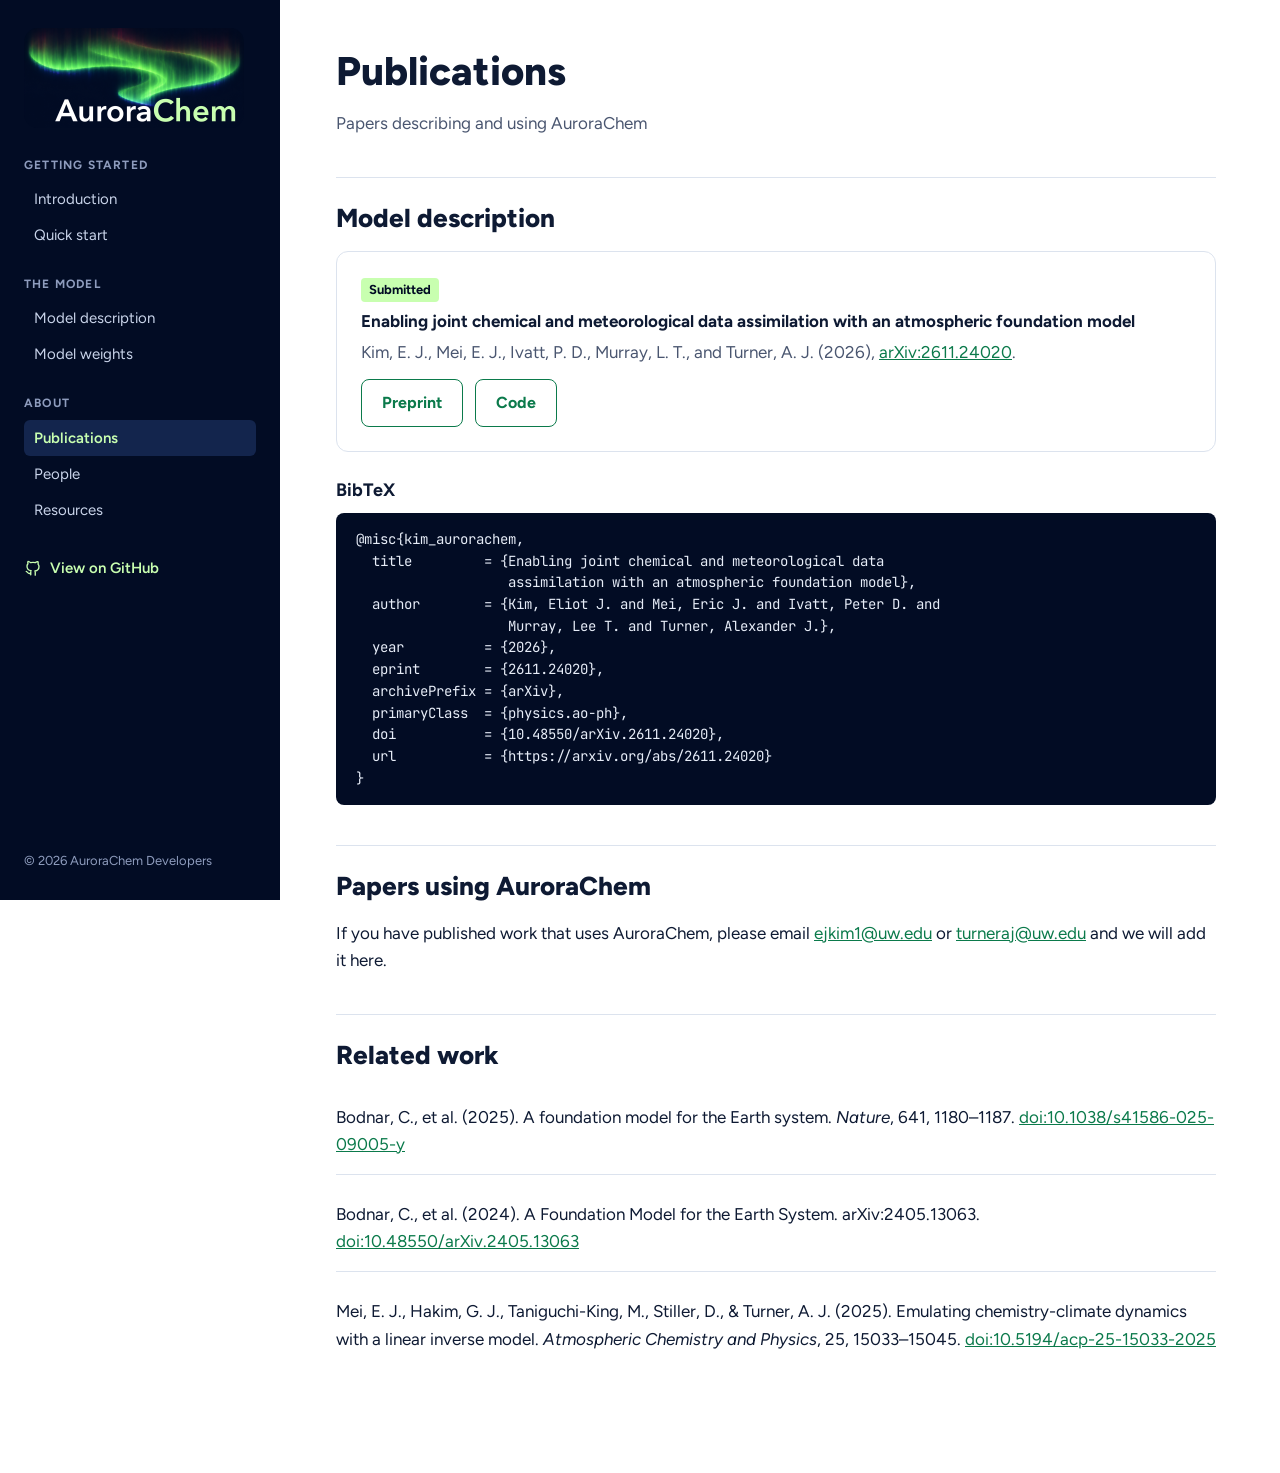
<file: publications.html>
<!doctype html>
<html lang="en">
<head>
  <meta charset="utf-8">
  <meta name="viewport" content="width=device-width, initial-scale=1">
  <title>Publications | AuroraChem</title>
  <meta name="description" content="Papers describing and using AuroraChem.">
  <link rel="icon" href="images/logo.ico">
  <link rel="preconnect" href="https://fonts.googleapis.com">
  <link rel="preconnect" href="https://fonts.gstatic.com" crossorigin>
  <link href="https://fonts.googleapis.com/css2?family=Figtree:wght@400;500;600;700;800&amp;family=JetBrains+Mono:wght@400;500&amp;display=swap" rel="stylesheet">
  <link rel="stylesheet" href="css/style.css">
</head>
<body>
  <div class="layout">
    <aside class="sidebar" id="sidebar">
      <div class="sidebar-top">
        <a class="logo" href="index.html" aria-label="AuroraChem home">
          <img src="images/logo-web.png" alt="AuroraChem" width="880" height="400">
        </a>
        <button class="menu-toggle" type="button" aria-label="Open menu" aria-expanded="false" aria-controls="sidebar-menu">
          <svg width="22" height="22" viewBox="0 0 24 24" fill="none" stroke="currentColor" stroke-width="2" stroke-linecap="round" aria-hidden="true"><path d="M4 6h16M4 12h16M4 18h16"></path></svg>
        </button>
      </div>
      <div class="sidebar-menu" id="sidebar-menu">
      <nav class="nav" aria-label="Site">
        <div>
          <div class="nav-label">Getting started</div>
          <a href="index.html">Introduction</a>
          <a href="quick-start.html">Quick start</a>
        </div>
        <div>
          <div class="nav-label">The model</div>
          <a href="model.html">Model description</a>
          <a href="model-weights.html">Model weights</a>
        </div>
        <div>
          <div class="nav-label">About</div>
          <a href="publications.html" aria-current="page">Publications</a>
          <a href="people.html">People</a>
          <a href="resources.html">Resources</a>
        </div>
      </nav>
      <a class="github-link" href="https://github.com/AuroraChem/AuroraChem"><svg width="18" height="18" viewBox="0 0 24 24" fill="none" stroke="currentColor" stroke-width="1.8" stroke-linecap="round" stroke-linejoin="round" aria-hidden="true"><path d="M9 19c-4 1.5-4-2-6-2.5m12 5v-3.5c0-1 .1-1.4-.5-2 2.8-.3 5.5-1.4 5.5-6a4.6 4.6 0 0 0-1.3-3.2 4.2 4.2 0 0 0-.1-3.2s-1.1-.3-3.5 1.3a12 12 0 0 0-6.2 0C6.5 2.8 5.4 3.1 5.4 3.1a4.2 4.2 0 0 0-.1 3.2A4.6 4.6 0 0 0 4 9.5c0 4.6 2.7 5.7 5.5 6-.6.6-.6 1.2-.5 2V21"></path></svg> View on GitHub</a>
      <div class="copyright">&copy; 2026 AuroraChem Developers</div>
      </div>
    </aside>

    <main class="content">
      <div class="content-inner">
        <h1>Publications</h1>
        <p class="lede">Papers describing and using AuroraChem</p>

        <h2>Model description</h2>
        <div class="paper-card">
          <div class="paper-text">
            <span class="badge">Submitted</span>
            <p class="paper-title">Enabling joint chemical and meteorological data assimilation with an atmospheric foundation model</p>
            <p class="muted" style="margin: 0 0 12px;">Kim, E. J., Mei, E. J., Ivatt, P. D., Murray, L. T., and Turner, A. J. (2026), <a href="https://arxiv.org/abs/2611.24020" target="_blank">arXiv:2611.24020</a>.</p>
            <div class="button-row" style="margin: 0;">
              <a class="button button-secondary" href="https://arxiv.org/abs/2611.24020">Preprint</a>
              <a class="button button-secondary" href="https://github.com/AuroraChem/AuroraChem">Code</a>
            </div>
          </div>
        </div>

        <h3 style="margin-top: 24px;">BibTeX</h3>
<pre><code>@misc{kim_aurorachem,
  title         = {Enabling joint chemical and meteorological data
                   assimilation with an atmospheric foundation model},
  author        = {Kim, Eliot J. and Mei, Eric J. and Ivatt, Peter D. and
                   Murray, Lee T. and Turner, Alexander J.},
  year          = {2026},
  eprint        = {2611.24020},
  archivePrefix = {arXiv},
  primaryClass  = {physics.ao-ph},
  doi           = {10.48550/arXiv.2611.24020},
  url           = {https://arxiv.org/abs/2611.24020}
}</code></pre>

        <h2>Papers using AuroraChem</h2>
        <p>If you have published work that uses AuroraChem, please email <a href="mailto:ejkim1@uw.edu">ejkim1@uw.edu</a> or <a href="mailto:turneraj@uw.edu">turneraj@uw.edu</a> and we will add it here.</p>

        <h2>Related work</h2>
        <ul class="paper-list">
          <li>Bodnar, C., et al. (2025). A foundation model for the Earth system. <i>Nature</i>, 641, 1180&ndash;1187. <a href="https://doi.org/10.1038/s41586-025-09005-y">doi:10.1038/s41586-025-09005-y</a></li>
          <li>Bodnar, C., et al. (2024). A Foundation Model for the Earth System. arXiv:2405.13063. <a href="https://doi.org/10.48550/arXiv.2405.13063">doi:10.48550/arXiv.2405.13063</a></li>
          <li>Mei, E. J., Hakim, G. J., Taniguchi-King, M., Stiller, D., &amp; Turner, A. J. (2025). Emulating chemistry-climate dynamics with a linear inverse model. <i>Atmospheric Chemistry and Physics</i>, 25, 15033&ndash;15045. <a href="https://doi.org/10.5194/acp-25-15033-2025">doi:10.5194/acp-25-15033-2025</a></li>
        </ul>
      </div>
    </main>
  </div>
  <script>
    (function () {
      var sb = document.getElementById('sidebar');
      var btn = sb.querySelector('.menu-toggle');
      btn.addEventListener('click', function () {
        var open = sb.classList.toggle('open');
        btn.setAttribute('aria-expanded', open ? 'true' : 'false');
        btn.setAttribute('aria-label', open ? 'Close menu' : 'Open menu');
      });
    })();
  </script>
</body>
</html>
</file>
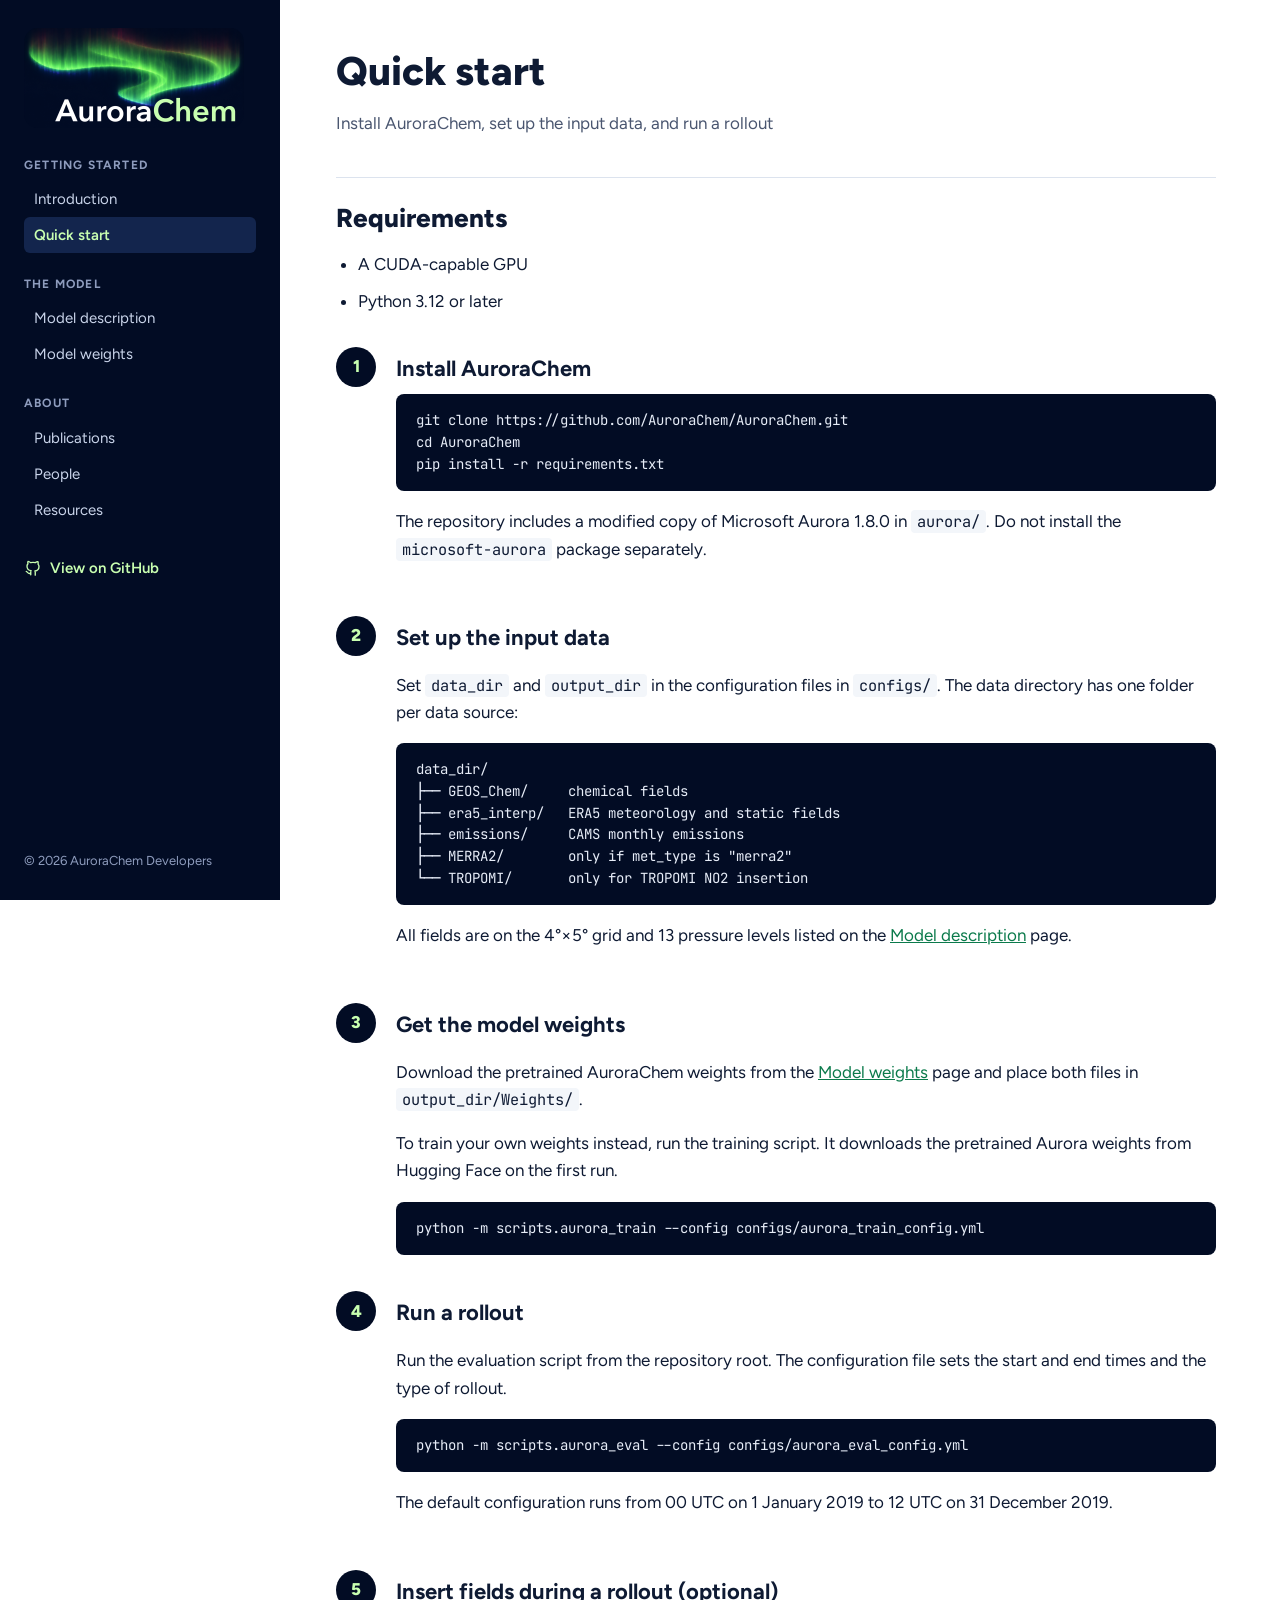
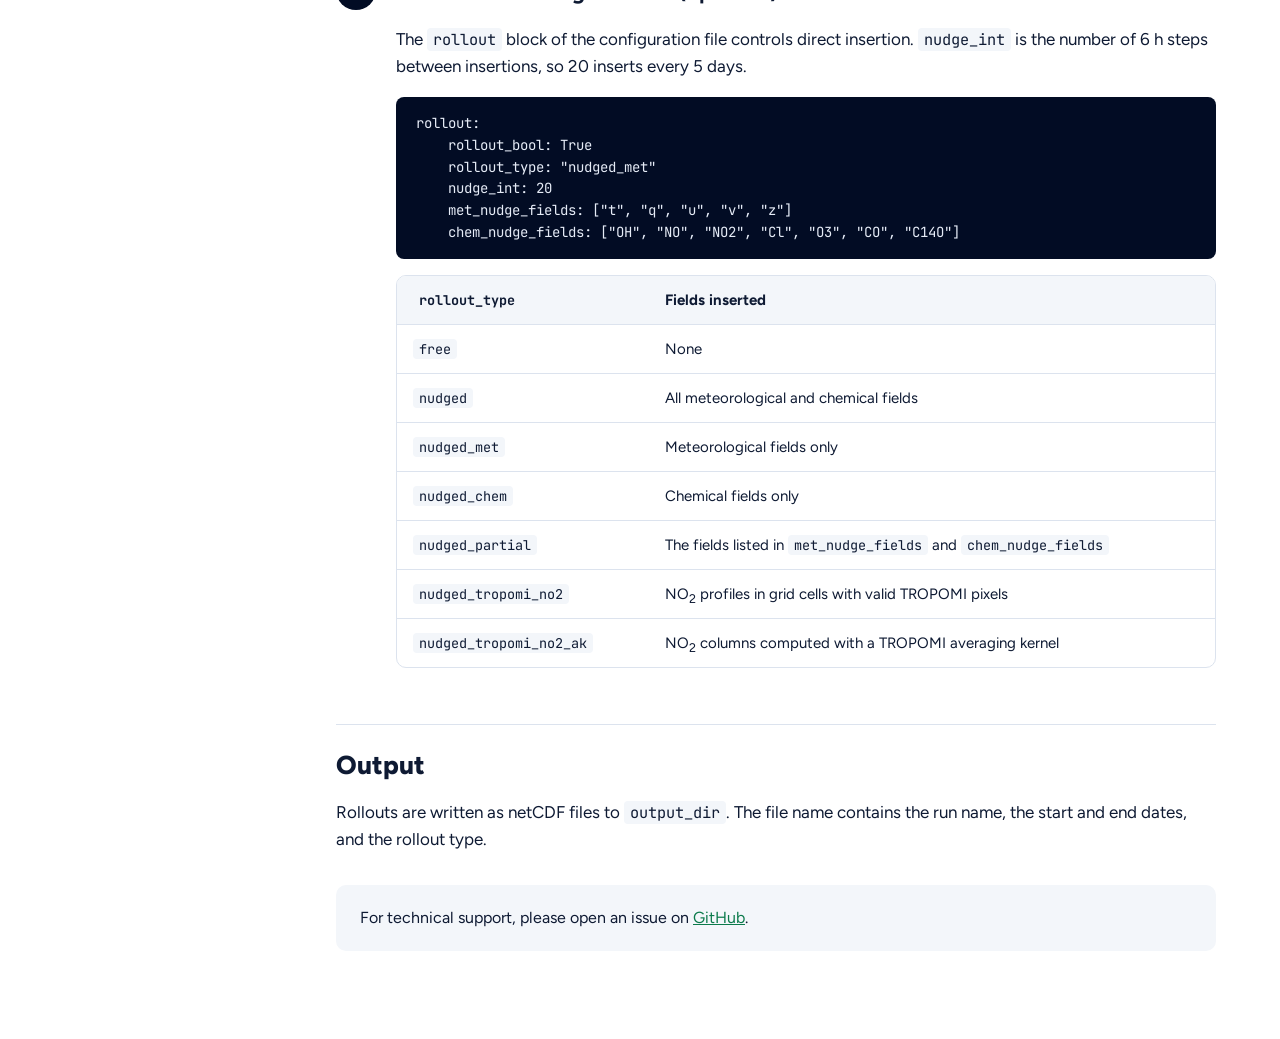
<file: quick-start.html>
<!doctype html>
<html lang="en">
<head>
  <meta charset="utf-8">
  <meta name="viewport" content="width=device-width, initial-scale=1">
  <title>Quick start | AuroraChem</title>
  <meta name="description" content="Install AuroraChem, download the pretrained weights, and run a rollout.">
  <link rel="icon" href="images/logo.ico">
  <link rel="preconnect" href="https://fonts.googleapis.com">
  <link rel="preconnect" href="https://fonts.gstatic.com" crossorigin>
  <link href="https://fonts.googleapis.com/css2?family=Figtree:wght@400;500;600;700;800&amp;family=JetBrains+Mono:wght@400;500&amp;display=swap" rel="stylesheet">
  <link rel="stylesheet" href="css/style.css">
</head>
<body>
  <div class="layout">
    <aside class="sidebar" id="sidebar">
      <div class="sidebar-top">
        <a class="logo" href="index.html" aria-label="AuroraChem home">
          <img src="images/logo-web.png" alt="AuroraChem" width="880" height="400">
        </a>
        <button class="menu-toggle" type="button" aria-label="Open menu" aria-expanded="false" aria-controls="sidebar-menu">
          <svg width="22" height="22" viewBox="0 0 24 24" fill="none" stroke="currentColor" stroke-width="2" stroke-linecap="round" aria-hidden="true"><path d="M4 6h16M4 12h16M4 18h16"></path></svg>
        </button>
      </div>
      <div class="sidebar-menu" id="sidebar-menu">
      <nav class="nav" aria-label="Site">
        <div>
          <div class="nav-label">Getting started</div>
          <a href="index.html">Introduction</a>
          <a href="quick-start.html" aria-current="page">Quick start</a>
        </div>
        <div>
          <div class="nav-label">The model</div>
          <a href="model.html">Model description</a>
          <a href="model-weights.html">Model weights</a>
        </div>
        <div>
          <div class="nav-label">About</div>
          <a href="publications.html">Publications</a>
          <a href="people.html">People</a>
          <a href="resources.html">Resources</a>
        </div>
      </nav>
      <a class="github-link" href="https://github.com/AuroraChem/AuroraChem"><svg width="18" height="18" viewBox="0 0 24 24" fill="none" stroke="currentColor" stroke-width="1.8" stroke-linecap="round" stroke-linejoin="round" aria-hidden="true"><path d="M9 19c-4 1.5-4-2-6-2.5m12 5v-3.5c0-1 .1-1.4-.5-2 2.8-.3 5.5-1.4 5.5-6a4.6 4.6 0 0 0-1.3-3.2 4.2 4.2 0 0 0-.1-3.2s-1.1-.3-3.5 1.3a12 12 0 0 0-6.2 0C6.5 2.8 5.4 3.1 5.4 3.1a4.2 4.2 0 0 0-.1 3.2A4.6 4.6 0 0 0 4 9.5c0 4.6 2.7 5.7 5.5 6-.6.6-.6 1.2-.5 2V21"></path></svg> View on GitHub</a>
      <div class="copyright">&copy; 2026 AuroraChem Developers</div>
      </div>
    </aside>

    <main class="content">
      <div class="content-inner">
        <h1>Quick start</h1>
        <p class="lede">Install AuroraChem, set up the input data, and run a rollout</p>

        <h2>Requirements</h2>
        <ul>
          <li>A CUDA-capable GPU</li>
          <li>Python 3.12 or later</li>
        </ul>

        <ol class="steps">
          <li>
            <div class="step-body">
              <h3>Install AuroraChem</h3>
<pre><code>git clone https://github.com/AuroraChem/AuroraChem.git
cd AuroraChem
pip install -r requirements.txt</code></pre>
              <p>The repository includes a modified copy of Microsoft Aurora 1.8.0 in <code>aurora/</code>. Do not install the <code>microsoft-aurora</code> package separately.</p>
            </div>
          </li>
          <li>
            <div class="step-body">
              <h3>Set up the input data</h3>
              <p>Set <code>data_dir</code> and <code>output_dir</code> in the configuration files in <code>configs/</code>. The data directory has one folder per data source:</p>
<pre><code>data_dir/
├── GEOS_Chem/     chemical fields
├── era5_interp/   ERA5 meteorology and static fields
├── emissions/     CAMS monthly emissions
├── MERRA2/        only if met_type is "merra2"
└── TROPOMI/       only for TROPOMI NO2 insertion</code></pre>
              <p>All fields are on the 4&deg;&times;5&deg; grid and 13 pressure levels listed on the <a href="model.html#variables">Model description</a> page.</p>
              <!--<p>[DATA DOWNLOAD INSTRUCTIONS]</p>-->
            </div>
          </li>
          <li>
            <div class="step-body">
              <h3>Get the model weights</h3>
              <p>Download the pretrained AuroraChem weights from the <a href="model-weights.html">Model weights</a> page and place both files in <code>output_dir/Weights/</code>.</p>
              <p>To train your own weights instead, run the training script. It downloads the pretrained Aurora weights from Hugging Face on the first run.</p>
<pre><code>python -m scripts.aurora_train --config configs/aurora_train_config.yml</code></pre>
            </div>
          </li>
          <li>
            <div class="step-body">
              <h3>Run a rollout</h3>
              <p>Run the evaluation script from the repository root. The configuration file sets the start and end times and the type of rollout.</p>
<pre><code>python -m scripts.aurora_eval --config configs/aurora_eval_config.yml</code></pre>
              <p>The default configuration runs from 00 UTC on 1 January 2019 to 12 UTC on 31 December 2019.</p>
            </div>
          </li>
          <li>
            <div class="step-body">
              <h3>Insert fields during a rollout (optional)</h3>
              <p>The <code>rollout</code> block of the configuration file controls direct insertion. <code>nudge_int</code> is the number of 6&nbsp;h steps between insertions, so 20 inserts every 5 days.</p>
<pre><code>rollout:
    rollout_bool: True
    rollout_type: "nudged_met"
    nudge_int: 20
    met_nudge_fields: ["t", "q", "u", "v", "z"]
    chem_nudge_fields: ["OH", "NO", "NO2", "Cl", "O3", "CO", "C14O"]</code></pre>
              <div class="table-wrap">
                <table>
                  <thead>
                    <tr><th><code>rollout_type</code></th><th>Fields inserted</th></tr>
                  </thead>
                  <tbody>
                    <tr><td><code>free</code></td><td>None</td></tr>
                    <tr><td><code>nudged</code></td><td>All meteorological and chemical fields</td></tr>
                    <tr><td><code>nudged_met</code></td><td>Meteorological fields only</td></tr>
                    <tr><td><code>nudged_chem</code></td><td>Chemical fields only</td></tr>
                    <tr><td><code>nudged_partial</code></td><td>The fields listed in <code>met_nudge_fields</code> and <code>chem_nudge_fields</code></td></tr>
                    <tr><td><code>nudged_tropomi_no2</code></td><td>NO<sub>2</sub> profiles in grid cells with valid TROPOMI pixels</td></tr>
                    <tr><td><code>nudged_tropomi_no2_ak</code></td><td>NO<sub>2</sub> columns computed with a TROPOMI averaging kernel</td></tr>
                  </tbody>
                </table>
              </div>
            </div>
          </li>
        </ol>

        <h2>Output</h2>
        <p>Rollouts are written as netCDF files to <code>output_dir</code>. The file name contains the run name, the start and end dates, and the rollout type.</p>

        <div class="callout">
          For technical support, please open an issue on <a href="https://github.com/AuroraChem/AuroraChem">GitHub</a>.
        </div>
      </div>
    </main>
  </div>
  <script>
    (function () {
      var sb = document.getElementById('sidebar');
      var btn = sb.querySelector('.menu-toggle');
      btn.addEventListener('click', function () {
        var open = sb.classList.toggle('open');
        btn.setAttribute('aria-expanded', open ? 'true' : 'false');
        btn.setAttribute('aria-label', open ? 'Close menu' : 'Open menu');
      });
    })();
  </script>
</body>
</html>
</file>
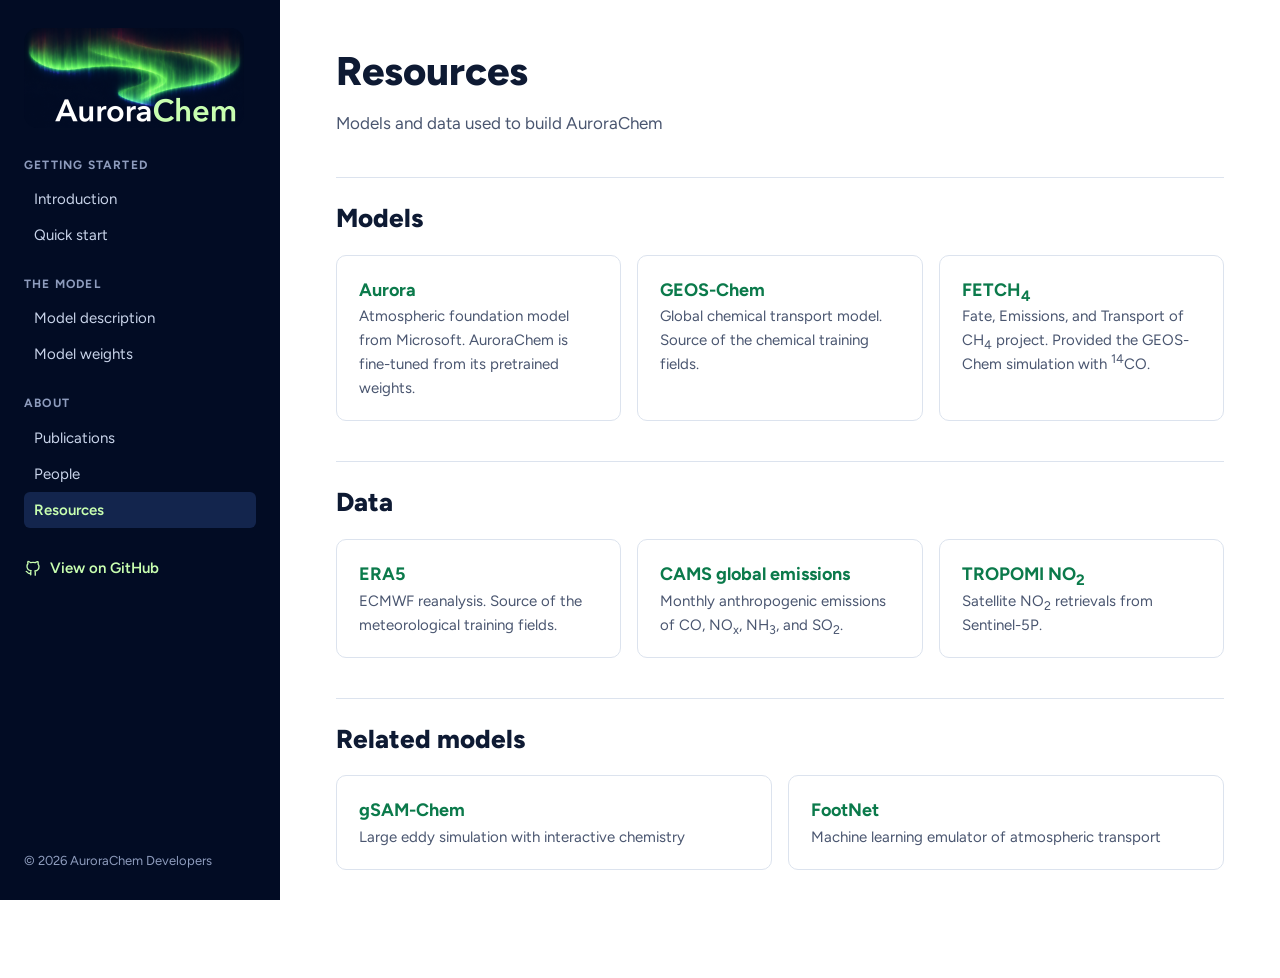
<file: resources.html>
<!doctype html>
<html lang="en">
<head>
  <meta charset="utf-8">
  <meta name="viewport" content="width=device-width, initial-scale=1">
  <title>Resources | AuroraChem</title>
  <meta name="description" content="Models and data used to build AuroraChem.">
  <link rel="icon" href="images/logo.ico">
  <link rel="preconnect" href="https://fonts.googleapis.com">
  <link rel="preconnect" href="https://fonts.gstatic.com" crossorigin>
  <link href="https://fonts.googleapis.com/css2?family=Figtree:wght@400;500;600;700;800&amp;family=JetBrains+Mono:wght@400;500&amp;display=swap" rel="stylesheet">
  <link rel="stylesheet" href="css/style.css">
</head>
<body>
  <div class="layout">
    <aside class="sidebar" id="sidebar">
      <div class="sidebar-top">
        <a class="logo" href="index.html" aria-label="AuroraChem home">
          <img src="images/logo-web.png" alt="AuroraChem" width="880" height="400">
        </a>
        <button class="menu-toggle" type="button" aria-label="Open menu" aria-expanded="false" aria-controls="sidebar-menu">
          <svg width="22" height="22" viewBox="0 0 24 24" fill="none" stroke="currentColor" stroke-width="2" stroke-linecap="round" aria-hidden="true"><path d="M4 6h16M4 12h16M4 18h16"></path></svg>
        </button>
      </div>
      <div class="sidebar-menu" id="sidebar-menu">
      <nav class="nav" aria-label="Site">
        <div>
          <div class="nav-label">Getting started</div>
          <a href="index.html">Introduction</a>
          <a href="quick-start.html">Quick start</a>
        </div>
        <div>
          <div class="nav-label">The model</div>
          <a href="model.html">Model description</a>
          <a href="model-weights.html">Model weights</a>
        </div>
        <div>
          <div class="nav-label">About</div>
          <a href="publications.html">Publications</a>
          <a href="people.html">People</a>
          <a href="resources.html" aria-current="page">Resources</a>
        </div>
      </nav>
      <a class="github-link" href="https://github.com/AuroraChem/AuroraChem"><svg width="18" height="18" viewBox="0 0 24 24" fill="none" stroke="currentColor" stroke-width="1.8" stroke-linecap="round" stroke-linejoin="round" aria-hidden="true"><path d="M9 19c-4 1.5-4-2-6-2.5m12 5v-3.5c0-1 .1-1.4-.5-2 2.8-.3 5.5-1.4 5.5-6a4.6 4.6 0 0 0-1.3-3.2 4.2 4.2 0 0 0-.1-3.2s-1.1-.3-3.5 1.3a12 12 0 0 0-6.2 0C6.5 2.8 5.4 3.1 5.4 3.1a4.2 4.2 0 0 0-.1 3.2A4.6 4.6 0 0 0 4 9.5c0 4.6 2.7 5.7 5.5 6-.6.6-.6 1.2-.5 2V21"></path></svg> View on GitHub</a>
      <div class="copyright">&copy; 2026 AuroraChem Developers</div>
      </div>
    </aside>

    <main class="content">
      <div class="content-inner wide">
        <h1>Resources</h1>
        <p class="lede">Models and data used to build AuroraChem</p>

        <h2>Models</h2>
        <div class="card-grid">
          <a class="card" href="https://github.com/microsoft/aurora"><div class="card-title">Aurora</div><div class="card-text">Atmospheric foundation model from Microsoft. AuroraChem is fine-tuned from its pretrained weights.</div></a>
          <a class="card" href="https://geos-chem.org"><div class="card-title">GEOS-Chem</div><div class="card-text">Global chemical transport model. Source of the chemical training fields.</div></a>
          <a class="card" href="https://fetch4.github.io/"><div class="card-title">FETCH<sub>4</sub></div><div class="card-text">Fate, Emissions, and Transport of CH<sub>4</sub> project. Provided the GEOS-Chem simulation with <sup>14</sup>CO.</div></a>
        </div>

        <h2>Data</h2>
        <div class="card-grid">
          <a class="card" href="https://cds.climate.copernicus.eu/"><div class="card-title">ERA5</div><div class="card-text">ECMWF reanalysis. Source of the meteorological training fields.</div></a>
          <a class="card" href="https://ads.atmosphere.copernicus.eu/datasets/cams-global-emission-inventories"><div class="card-title">CAMS global emissions</div><div class="card-text">Monthly anthropogenic emissions of CO, NO<sub>x</sub>, NH<sub>3</sub>, and SO<sub>2</sub>.</div></a>
          <a class="card" href="https://www.tropomi.eu/"><div class="card-title">TROPOMI NO<sub>2</sub></div><div class="card-text">Satellite NO<sub>2</sub> retrievals from Sentinel-5P.</div></a>
        </div>

        <h2>Related models</h2>
        <div class="card-grid">
          <a class="card" href="https://gsam-chem.github.io/"><div class="card-title">gSAM-Chem</div><div class="card-text">Large eddy simulation with interactive chemistry</div></a>
          <a class="card" href="https://footnet-uw.github.io/"><div class="card-title">FootNet</div><div class="card-text">Machine learning emulator of atmospheric transport</div></a>
        </div>
      </div>
    </main>
  </div>
  <script>
    (function () {
      var sb = document.getElementById('sidebar');
      var btn = sb.querySelector('.menu-toggle');
      btn.addEventListener('click', function () {
        var open = sb.classList.toggle('open');
        btn.setAttribute('aria-expanded', open ? 'true' : 'false');
        btn.setAttribute('aria-label', open ? 'Close menu' : 'Open menu');
      });
    })();
  </script>
</body>
</html>
</file>
<file: css/style.css>
/* AuroraChem site styles */

:root {
  --navy: #020C24;
  --navy-2: #13254D;
  --ink: #0E1A33;
  --muted: #4A5670;
  --line: #DCE3EE;
  --surface: #F3F6FA;
  --green: #0B7A4B;
  --green-dark: #075C38;
  --aurora: #C8FFB0;
  --side-text: #C9D4EA;
  --side-label: #8E9CBD;
  --mono: "JetBrains Mono", ui-monospace, SFMono-Regular, Menlo, monospace;
}

* { box-sizing: border-box; }

html { scroll-behavior: smooth; }

body {
  margin: 0;
  font-family: "Figtree", system-ui, -apple-system, "Segoe UI", sans-serif;
  color: var(--ink);
  background: #FFFFFF;
  line-height: 1.6;
}

a { color: var(--green); }
a:hover { color: var(--green-dark); }

img { max-width: 100%; height: auto; display: block; }

/* ---------- Layout ---------- */

.layout {
  display: flex;
  min-height: 100vh;
}

.sidebar {
  flex: 0 0 280px;
  background: var(--navy);
  color: var(--side-text);
  padding: 28px 24px;
  display: flex;
  flex-direction: column;
  gap: 28px;
  position: sticky;
  top: 0;
  height: 100vh;
  overflow-y: auto;
}

.sidebar .logo img { width: 100%; max-width: 220px; }

.nav { display: flex; flex-direction: column; gap: 22px; font-size: 15px; }

.nav-label {
  font-size: 12px;
  font-weight: 700;
  letter-spacing: 0.1em;
  text-transform: uppercase;
  color: var(--side-label);
  margin-bottom: 6px;
}

.nav a {
  display: block;
  padding: 6px 10px;
  border-radius: 6px;
  color: var(--side-text);
  text-decoration: none;
}

.nav a:hover { background: var(--navy-2); color: #FFFFFF; }

.nav a[aria-current="page"] {
  background: var(--navy-2);
  color: var(--aurora);
  font-weight: 600;
}

.github-link {
  display: inline-flex;
  align-items: center;
  gap: 8px;
  color: var(--aurora);
  text-decoration: none;
  font-weight: 600;
  font-size: 15px;
}

.github-link:hover { color: #FFFFFF; }

.copyright { font-size: 13px; color: var(--side-label); margin-top: auto; }

.content {
  flex: 1 1 auto;
  min-width: 0;
  padding: 48px clamp(20px, 5vw, 56px) 88px;
}

.content-inner { max-width: 880px; }
.content-inner.wide { max-width: 1100px; }

/* Mobile: sidebar becomes a top bar with a toggle menu */
.menu-toggle { display: none; }

@media (max-width: 860px) {
  .layout { flex-direction: column; }
  .sidebar {
    position: static;
    height: auto;
    flex: none;
    padding: 16px 20px;
    gap: 16px;
  }
  .sidebar-top {
    display: flex;
    align-items: center;
    justify-content: space-between;
    gap: 16px;
  }
  .sidebar .logo img { max-width: 150px; }
  .menu-toggle {
    display: inline-flex;
    align-items: center;
    justify-content: center;
    width: 44px;
    height: 44px;
    background: transparent;
    border: 1.5px solid #5D6E94;
    border-radius: 8px;
    color: var(--aurora);
    cursor: pointer;
  }
  .sidebar-menu { display: none; flex-direction: column; gap: 20px; }
  .sidebar.open .sidebar-menu { display: flex; }
  .copyright { margin-top: 0; }
}

@media (min-width: 861px) {
  .sidebar-menu { display: flex; flex-direction: column; gap: 28px; flex: 1; }
}

/* ---------- Typography ---------- */

h1 { margin: 0 0 16px; font-size: clamp(30px, 4vw, 40px); font-weight: 800; line-height: 1.15; }
h2 {
  margin: 40px 0 12px;
  padding-top: 24px;
  border-top: 1px solid var(--line);
  font-size: 26px;
  font-weight: 800;
  line-height: 1.25;
}
h3 { margin: 0 0 8px; font-size: 18px; font-weight: 700; }

.lede { font-size: 18px; color: var(--muted); margin: 0 0 8px; }

.content p, .content li { font-size: 17px; }
.content ul, .content ol { padding-left: 22px; }
.content li + li { margin-top: 10px; }

.muted { color: var(--muted); }

sub, sup { line-height: 0; }

/* ---------- Components ---------- */

.button-row { display: flex; flex-wrap: wrap; gap: 12px; margin: 24px 0 8px; }

.button {
  display: inline-block;
  padding: 12px 22px;
  border-radius: 8px;
  font-weight: 700;
  font-size: 16px;
  text-decoration: none;
}

.button-primary { background: var(--navy); color: var(--aurora); }
.button-primary:hover { background: var(--navy-2); color: var(--aurora); }

.button-secondary { color: var(--green); border: 1.5px solid var(--green); padding: 10.5px 20px; }
.button-secondary:hover { background: var(--surface); }

figure { margin: 24px 0; }
figure img { border: 1px solid var(--line); border-radius: 8px; width: 100%; }
figcaption { margin-top: 10px; font-size: 15px; color: var(--muted); }

.stat-grid {
  display: grid;
  grid-template-columns: repeat(auto-fit, minmax(220px, 1fr));
  gap: 16px;
  margin: 20px 0;
}

.stat {
  background: var(--surface);
  border-radius: 10px;
  padding: 18px 20px;
}

.stat-label { font-size: 15px; color: var(--muted); }
.stat-value { font-size: 30px; font-weight: 800; line-height: 1.2; }
.stat-note { font-size: 15px; color: var(--muted); margin-left: 8px; font-weight: 400; }

.card-grid {
  display: grid;
  grid-template-columns: repeat(auto-fit, minmax(280px, 1fr));
  gap: 16px;
  margin: 20px 0;
}

.card {
  border: 1px solid var(--line);
  border-radius: 10px;
  padding: 20px 22px;
}

.card ul { margin: 0; padding-left: 20px; }
.card li { font-size: 16px; color: var(--muted); }
.card li + li { margin-top: 6px; }

a.card { display: block; text-decoration: none; color: var(--ink); }
a.card:hover { border-color: var(--green); background: var(--surface); }
a.card .card-title { font-size: 18px; font-weight: 700; color: var(--green); }
a.card .card-text { font-size: 15px; color: var(--muted); }

.callout {
  background: var(--surface);
  border-radius: 10px;
  padding: 20px 24px;
  margin: 32px 0 0;
  font-size: 16px;
}

pre, code { font-family: var(--mono); }

pre {
  margin: 0;
  background: var(--navy);
  color: #E6ECF7;
  border-radius: 8px;
  padding: 16px 20px;
  font-size: 14px;
  line-height: 1.55;
  overflow-x: auto;
}

:not(pre) > code {
  background: var(--surface);
  border-radius: 4px;
  padding: 1px 6px;
  font-size: 0.9em;
}

.table-wrap {
  overflow-x: auto;
  border: 1px solid var(--line);
  border-radius: 10px;
  margin: 16px 0;
}

table { width: 100%; border-collapse: collapse; font-size: 15px; min-width: 620px; }
th { text-align: left; background: var(--surface); font-weight: 700; }
th, td { padding: 12px 16px; vertical-align: top; }
tbody tr { border-top: 1px solid var(--line); }

.badge {
  display: inline-block;
  font-size: 13px;
  font-weight: 700;
  color: var(--navy);
  background: var(--aurora);
  border-radius: 4px;
  padding: 2px 8px;
}

/* Quick start steps */
.content .steps { list-style: none; padding: 0; margin: 32px 0 0; counter-reset: step; }
.steps > li { display: flex; gap: 20px; margin: 0 0 36px; counter-increment: step; }
.steps > li::before {
  content: counter(step);
  flex: 0 0 40px;
  height: 40px;
  border-radius: 50%;
  background: var(--navy);
  color: var(--aurora);
  display: flex;
  align-items: center;
  justify-content: center;
  font-weight: 800;
}
.steps .step-body { flex: 1; min-width: 0; }
.steps h3 { font-size: 22px; margin: 4px 0 8px; }

/* Model page: overview text with an on-this-page list beside it */
.overview-toc { display: flex; flex-wrap: wrap; gap: 24px 48px; align-items: flex-start; }
.overview-text { flex: 999 1 420px; min-width: 0; }
.overview-text h2 { margin-top: 0; padding-top: 0; border-top: 0; }
.toc { flex: 1 1 180px; max-width: 240px; font-size: 15px; padding-top: 8px; }
.toc-label { font-size: 12px; font-weight: 700; letter-spacing: 0.1em; text-transform: uppercase; color: var(--muted); margin-bottom: 10px; }
.toc a { display: block; padding: 4px 0 4px 14px; text-decoration: none; border-left: 1px solid var(--line); }
.toc a:hover { border-left-color: var(--green); }

@media (max-width: 860px) {
  .toc { max-width: none; }
}

/* Publications */
.content .paper-list { list-style: none; padding: 0; margin: 16px 0; }
.paper-list li { padding: 16px 0; border-bottom: 1px solid var(--line); margin: 0; }
.paper-list li:last-child { border-bottom: 0; }

.paper-card {
  display: flex;
  flex-wrap: wrap;
  gap: 20px;
  align-items: flex-start;
  border: 1px solid var(--line);
  border-radius: 12px;
  padding: 24px;
  margin: 16px 0;
}
.paper-card .paper-text { flex: 1 1 420px; min-width: 0; }
.paper-card img { flex: 0 0 200px; width: 200px; border: 1px solid var(--line); border-radius: 6px; }
.paper-title { font-size: 19px; font-weight: 700; line-height: 1.35; margin: 8px 0 6px; }

/* People */
.people-grid {
  display: grid;
  grid-template-columns: repeat(auto-fill, minmax(190px, 1fr));
  gap: 32px 24px;
  margin: 32px 0;
}
.person { text-align: center; }
.avatar {
  width: 140px;
  height: 140px;
  margin: 0 auto 14px;
  border-radius: 50%;
  background: var(--navy-2);
  color: var(--aurora);
  display: flex;
  align-items: center;
  justify-content: center;
  font-size: 40px;
  font-weight: 800;
  object-fit: cover;
}
.person-name { font-size: 18px; font-weight: 700; }
.person a { color: inherit; text-decoration: none; }
.person a:hover .person-name,
.person a:focus-visible .person-name { color: var(--green); text-decoration: underline; }
.person-affil { font-size: 15px; color: var(--muted); }

@media (max-width: 600px) {
  .people-grid { grid-template-columns: repeat(2, minmax(0, 1fr)); gap: 28px 16px; }
  .avatar { width: 112px; height: 112px; }
  .person-name { font-size: 16px; }
  .person-affil { font-size: 14px; }
  .person:last-child:nth-child(odd) { grid-column: 1 / -1; }
}

.contact {
  display: flex;
  flex-wrap: wrap;
  justify-content: space-between;
  align-items: center;
  gap: 16px;
}
</file>
